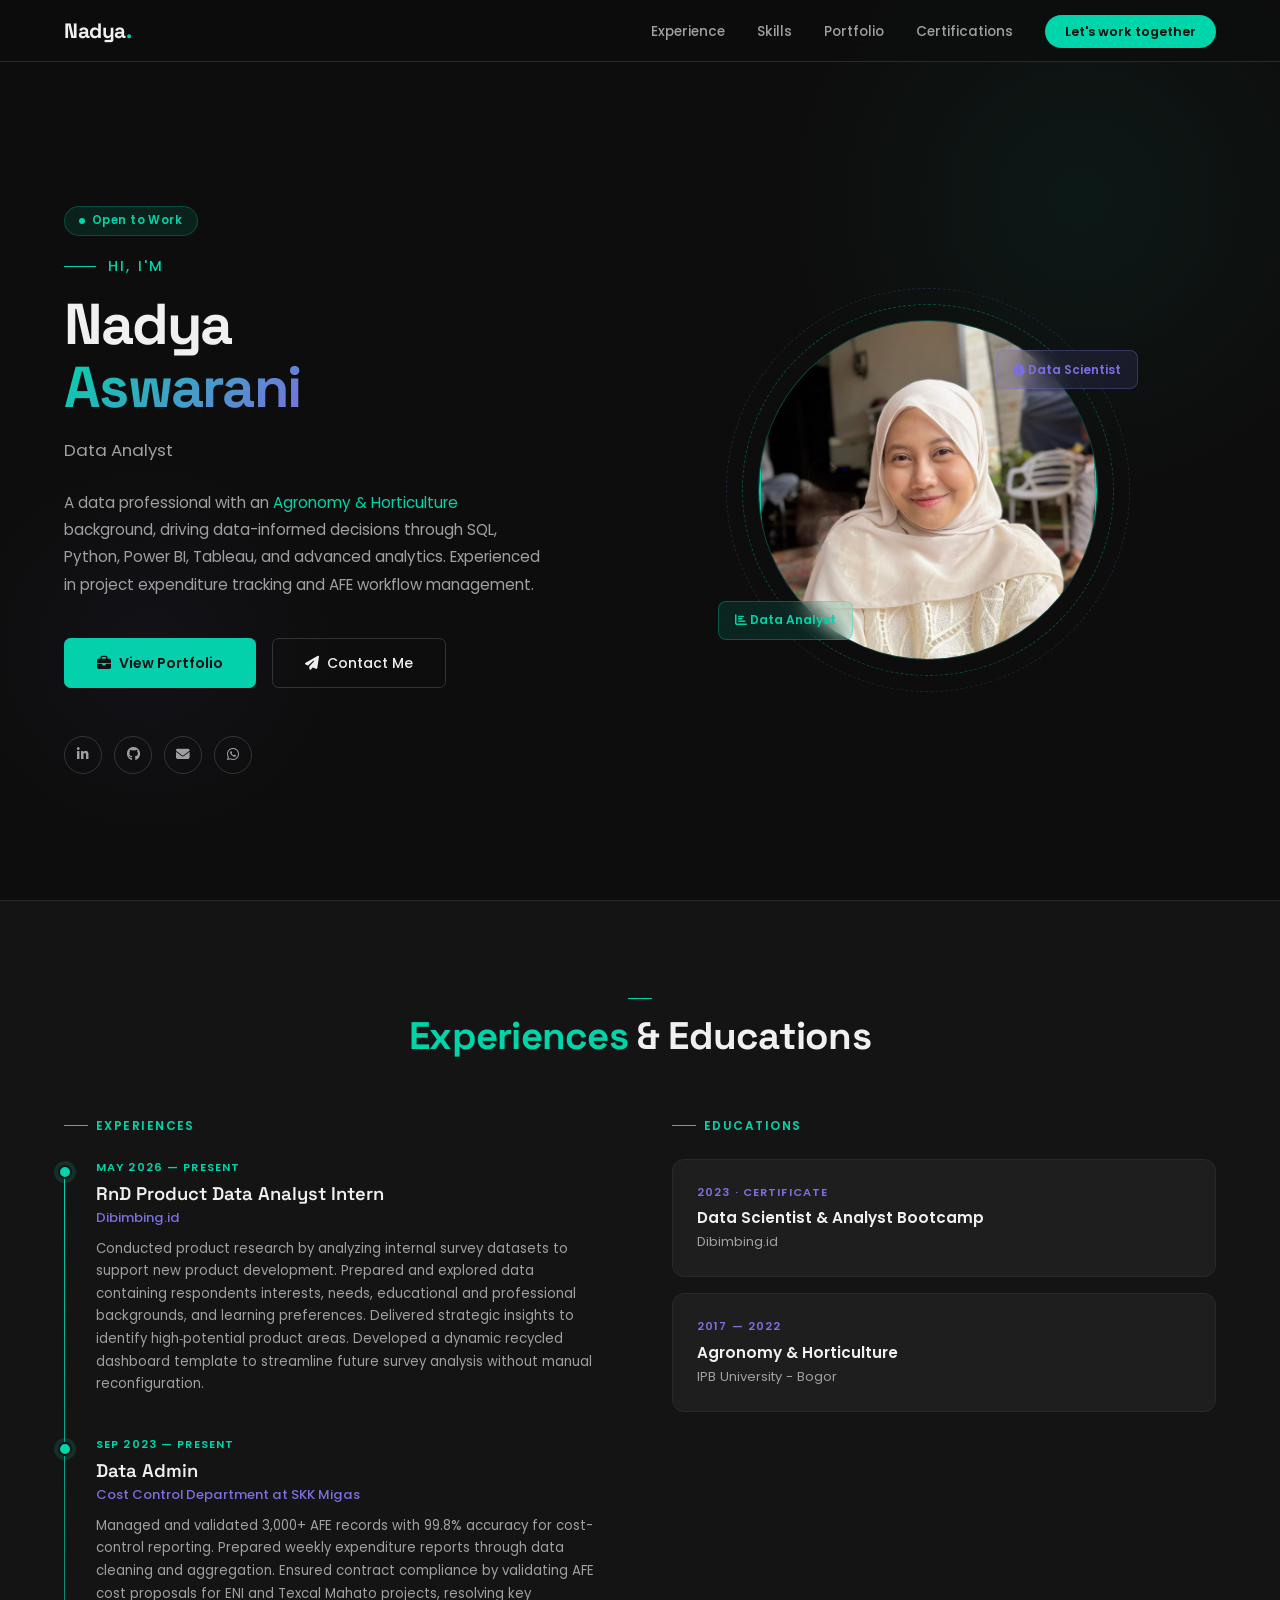
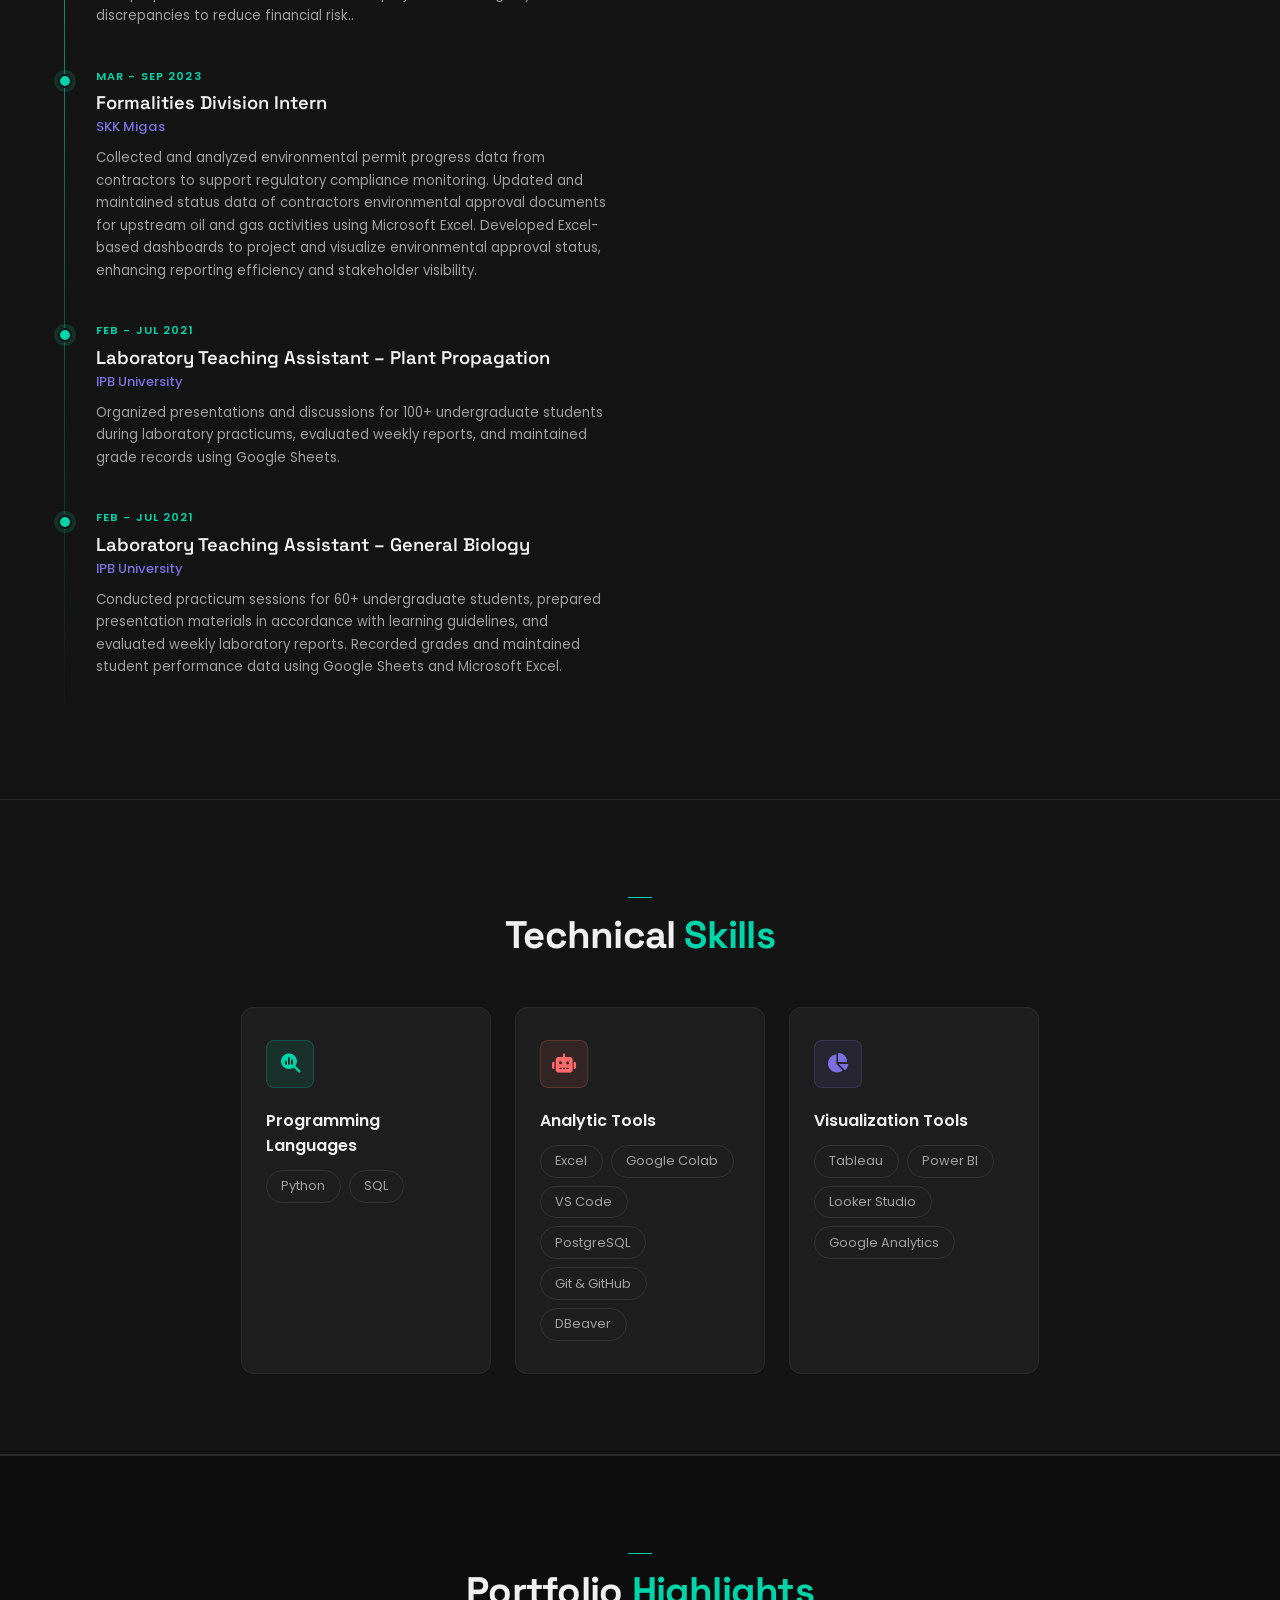
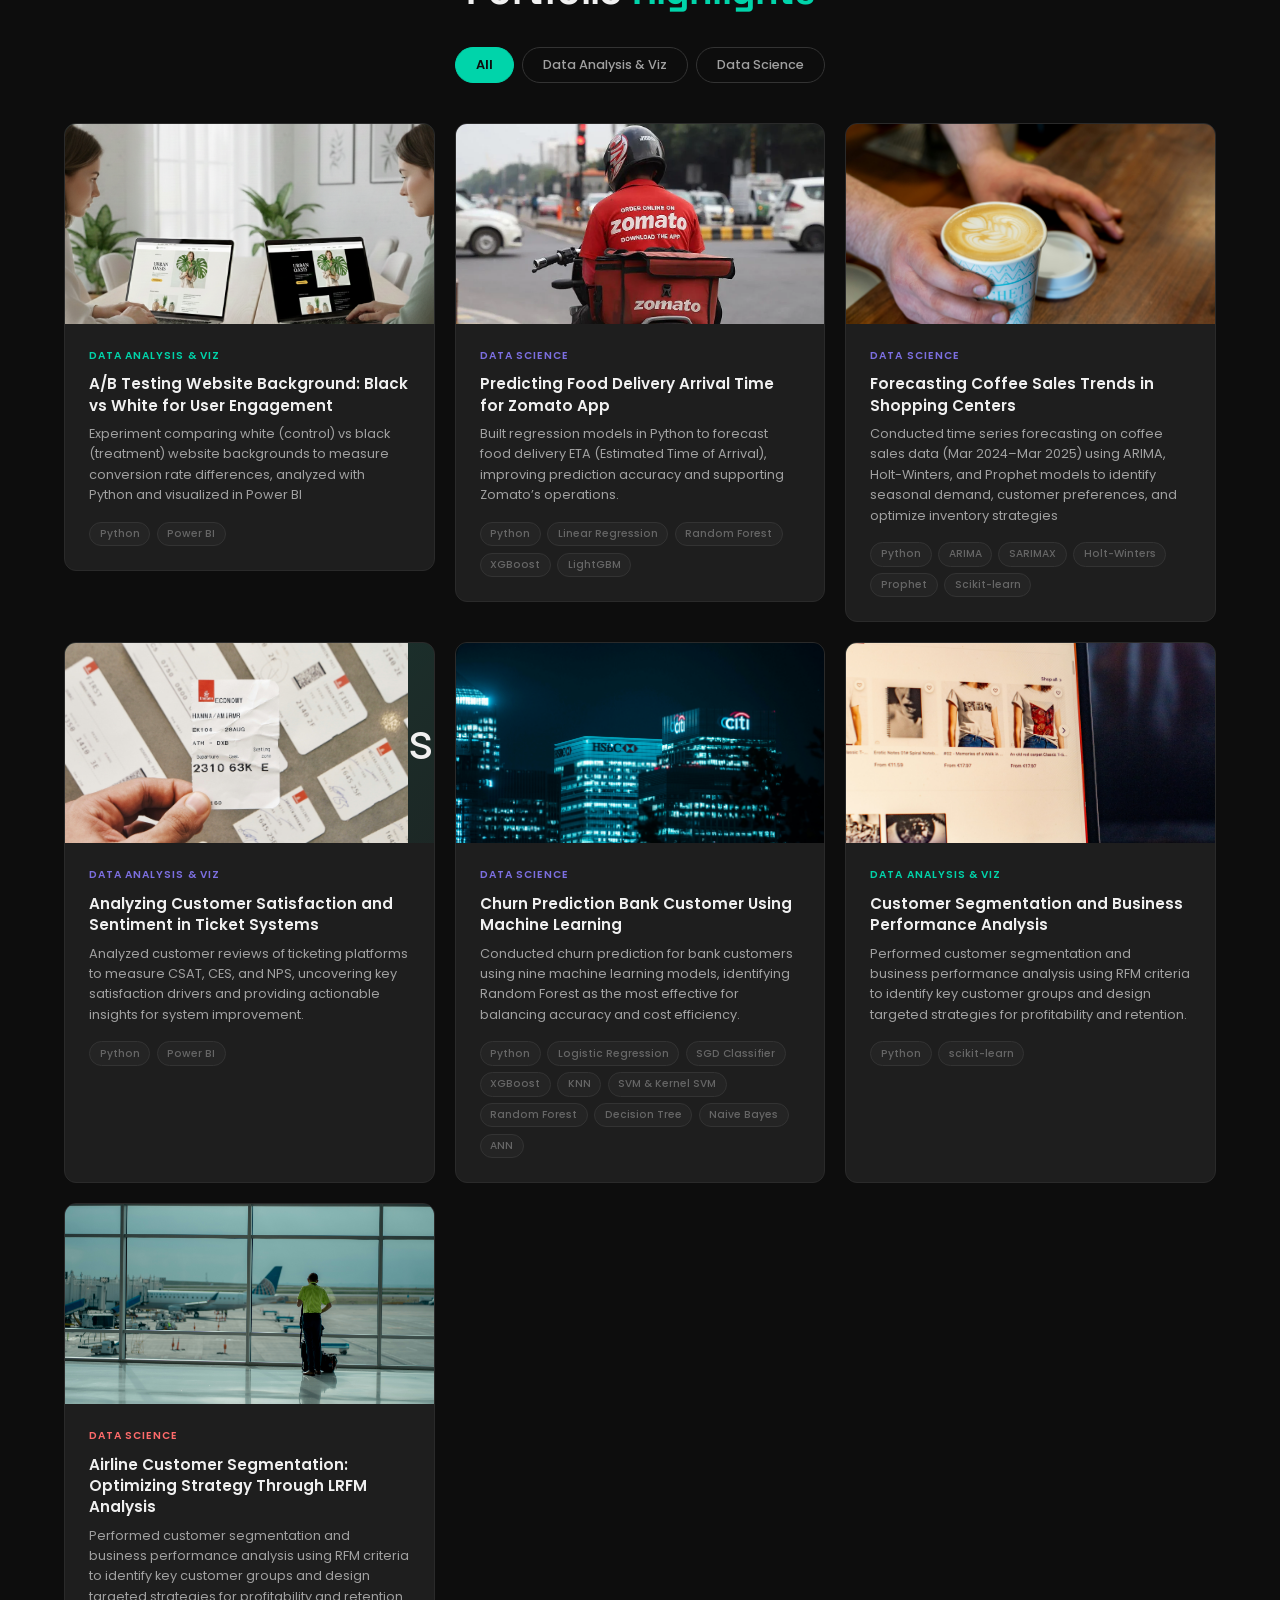
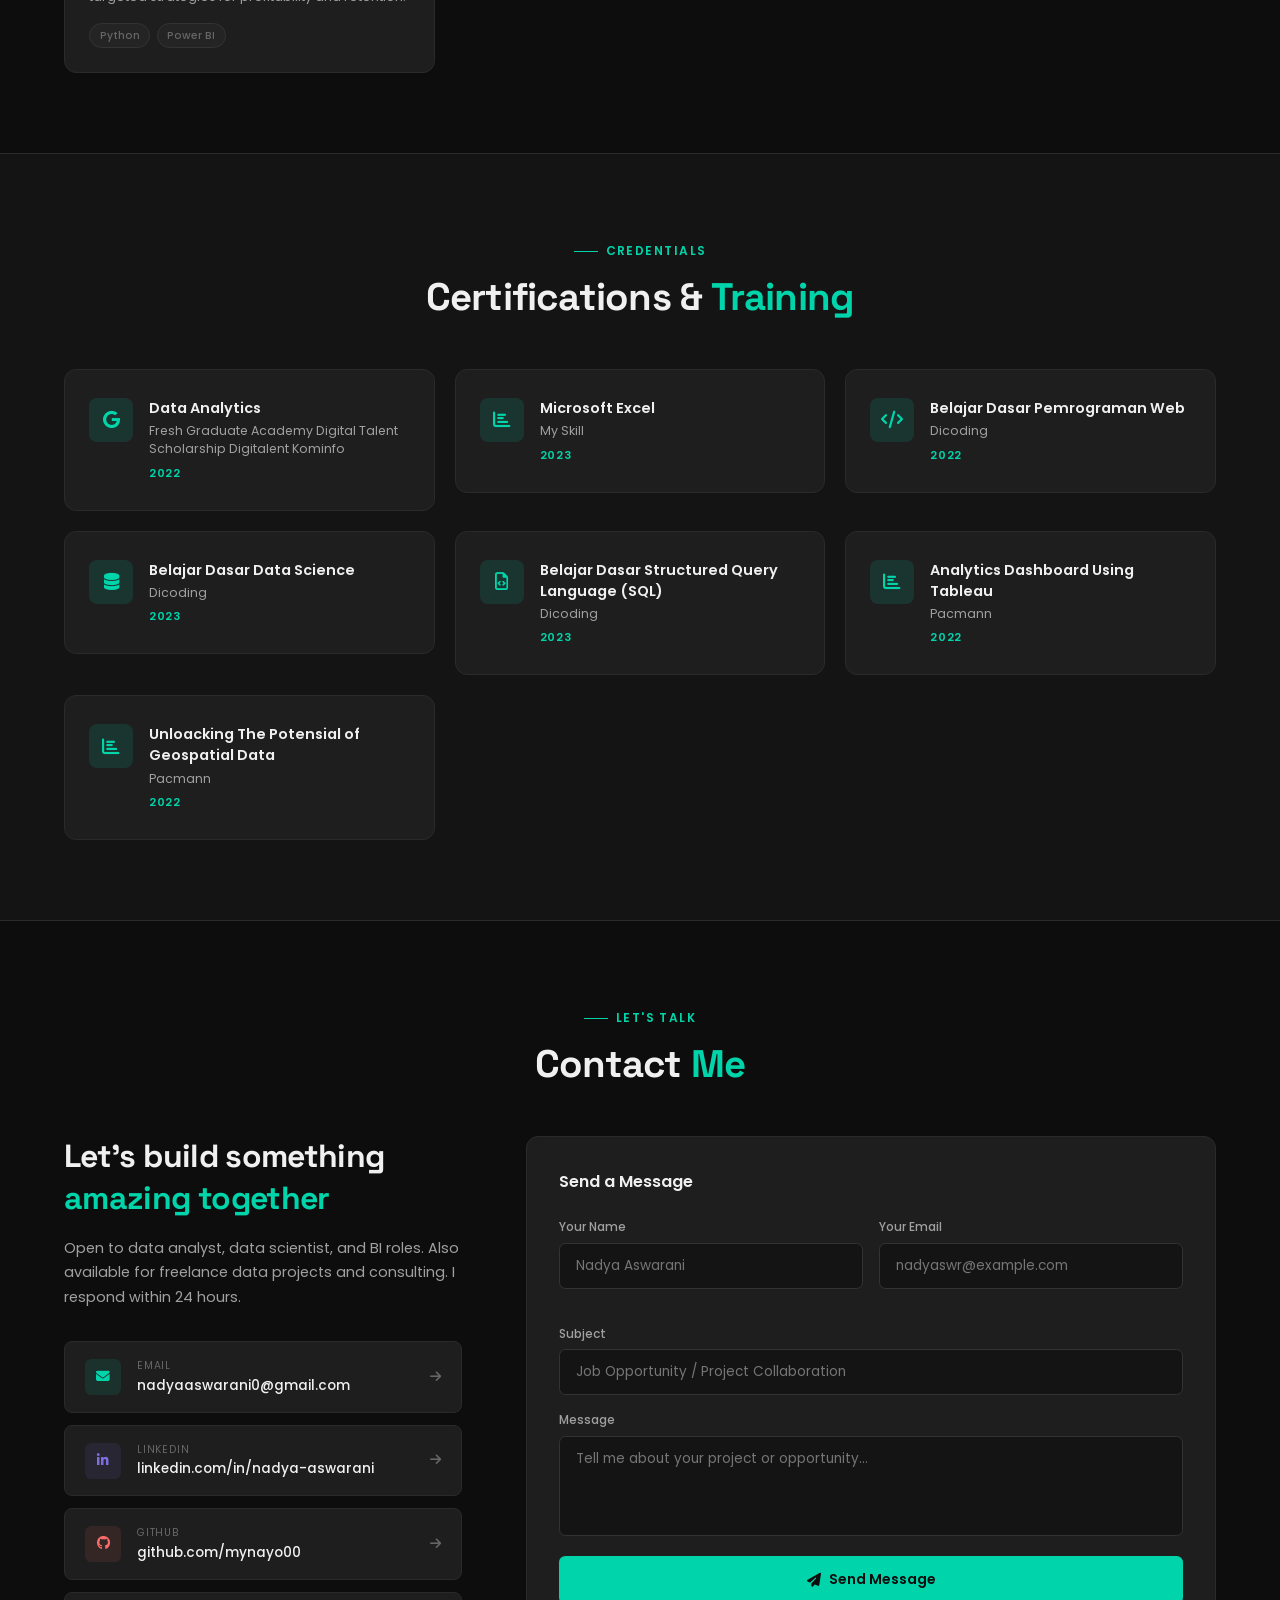
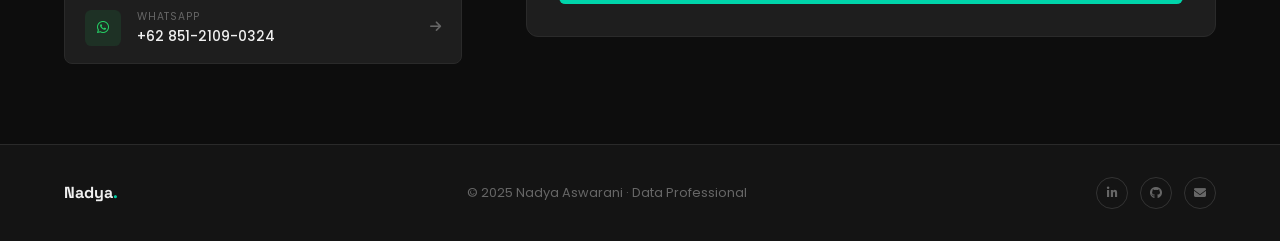
<file: index.html>
<!DOCTYPE html>
<html lang="en">
<head>
<meta charset="UTF-8">
<meta name="viewport" content="width=device-width, initial-scale=1.0">
<title>Nadya Aswarani | Data Portfolio</title>
<link href="https://fonts.googleapis.com/css2?family=Poppins:wght@300;400;500;600;700;800&family=Space+Grotesk:wght@400;500;600;700&display=swap" rel="stylesheet">
<link rel="stylesheet" href="https://cdnjs.cloudflare.com/ajax/libs/font-awesome/6.5.0/css/all.min.css">
<link rel="stylesheet" href="style.css">
</head>
<body>

<!-- NAV -->
<nav>
  <a href="#home" class="nav-logo">Nadya<span>.</span></a>
  <div class="nav-toggle"><i class="fa-solid fa-bars"></i></div>
  <ul class="nav-links">
    <li><a href="#experience">Experience</a></li>
    <li><a href="#service">Skills</a></li>
    <li><a href="#portfolio">Portfolio</a></li>
    <li><a href="#certs">Certifications</a></li>
    <li><a href="#contact" class="nav-hire">Let's work together</a></li>
  </ul>
</nav>

<!-- HERO -->
<section id="home">
  <div class="hero-bg-glow"></div>
  <div class="hero-bg-glow2"></div>

  <div class="hero-left">
    <div class="status-pill"><span class="status-dot"></span> Open to Work</div>
    <div class="hero-greeting">Hi, I'm</div>
    <h1 class="hero-name">Nadya<br><span class="highlight">Aswarani</span></h1>
    <div class="hero-roles">
      <div class="hero-roles-inner">
        <div>Data Analyst</div>
        <div>Data Scientist</div>
        <div>BI Analyst</div>
      </div>
    </div>
    <p class="hero-desc">
      A data professional with an <span style="color:var(--accent)">Agronomy & Horticulture </span>background, driving data-informed decisions through SQL, Python, Power BI, Tableau, and advanced analytics. Experienced in project expenditure tracking and AFE workflow management.
    </p>
    <div class="hero-btns">
      <a href="#portfolio" class="btn-main"><i class="fa-solid fa-briefcase"></i> View Portfolio</a>
      <a href="#contact" class="btn-outline"><i class="fa-solid fa-paper-plane"></i> Contact Me</a>
    </div>
    <div class="hero-socials">
      <a href="https://www.linkedin.com/in/nadya-aswarani/" target="_blank" class="hero-social-link"><i class="fa-brands fa-linkedin-in"></i></a>
      <a href="https://github.com/mynayo00" target="_blank" class="hero-social-link"><i class="fa-brands fa-github"></i></a>
      <a href="mailto:nadyaaswarani0@gmail.com" class="hero-social-link"><i class="fa-solid fa-envelope"></i></a>
      <a href="https://wa.me/6285121090324" target="_blank" class="hero-social-link"><i class="fa-brands fa-whatsapp"></i></a>
    </div>
  </div>

  <div class="hero-right">
    <div class="hero-img-wrap">
      <div class="hero-img-ring"></div>
      <div class="hero-img-ring2"></div>
      <div class="hero-img-bg">
        <img src="nadya-photo.jpeg" alt="Me" class="hero-avatar-img">
      </div>
      <div class="hero-badge badge-1"><i class="fa-solid fa-chart-bar"></i> Data Analyst</div>
      <div class="hero-badge badge-2"><i class="fa-solid fa-brain"></i> Data Scientist</div>
    </div>
  </div>
</section>
<!-- EXPERIENCES -->
<section id="experience">
  <div class="reveal" style="text-align:center;margin-bottom:3rem">
    <div class="section-tag" style="justify-content:center"></div>
    <h2 class="section-title"><span>Experiences</span> & Educations</h2>
  </div>
  <div class="exp-layout">
    <div class="reveal">
      <div class="section-tag" style="margin-bottom:1.5rem">Experiences</div>
      <div class="timeline">
        <div class="tl-item">
          <div class="tl-date"> May 2026 — Present</div>
          <div class="tl-title">RnD Product Data Analyst Intern</div>
          <div class="tl-company">Dibimbing.id</div>
          <div class="tl-desc">Conducted product research by analyzing internal survey datasets to support new product development. 
            Prepared and explored data containing respondents interests, needs, educational and professional backgrounds, and learning preferences. 
            Delivered strategic insights to identify high‑potential product areas. 
            Developed a dynamic recycled dashboard template to streamline future survey analysis without manual reconfiguration.</div>
        </div>
        <div class="tl-item">
          <div class="tl-date">Sep 2023 — Present</div>
          <div class="tl-title">Data Admin </div>
          <div class="tl-company">Cost Control Department at SKK Migas</div>
          <div class="tl-desc">Managed and validated 3,000+ AFE records with 99.8% accuracy for cost-control reporting. 
            Prepared weekly expenditure reports through data cleaning and aggregation. 
            Ensured contract compliance by validating AFE cost proposals for ENI and Texcal Mahato projects, resolving key discrepancies to reduce financial risk..</div>
        </div>
        <div class="tl-item">
          <div class="tl-date">Mar -  Sep 2023</div>
          <div class="tl-title">Formalities Division Intern</div>
          <div class="tl-company">SKK Migas</div>
          <div class="tl-desc">Collected and analyzed environmental permit progress data from contractors to support regulatory compliance monitoring.
            Updated and maintained status data of contractors environmental approval documents for upstream oil and gas activities using Microsoft Excel. 
            Developed Excel-based dashboards to project and visualize environmental approval status, enhancing reporting efficiency and stakeholder visibility.</div>
        </div>
        <div class="tl-item">
          <div class="tl-date">Feb - Jul 2021</div>
          <div class="tl-title">Laboratory Teaching Assistant – Plant Propagation</div>
          <div class="tl-company">IPB University</div>
          <div class="tl-desc">Organized presentations and discussions for 100+ undergraduate students during laboratory practicums, evaluated weekly reports, and maintained grade records using Google Sheets.</div>
        </div>
        <div class="tl-item">
          <div class="tl-date">Feb - Jul 2021</div>
          <div class="tl-title">Laboratory Teaching Assistant – General Biology</div>
          <div class="tl-company">IPB University</div>
          <div class="tl-desc">Conducted practicum sessions for 60+ undergraduate students, prepared presentation materials in accordance with learning guidelines, and evaluated weekly laboratory reports. 
            Recorded grades and maintained student performance data using Google Sheets and Microsoft Excel.</div>
        </div>
      </div>
    </div>

    <div class="reveal">
      <div class="section-tag" style="margin-bottom:1.5rem">Educations</div>
      <div class="edu-cards">
        <div class="edu-card">
          <div class="edu-year">2023 · Certificate</div>
          <div class="edu-deg">Data Scientist & Analyst Bootcamp</div>
          <div class="edu-school">Dibimbing.id</div>
        </div>
        <div class="edu-card">
          <div class="edu-year">2017 — 2022</div>
          <div class="edu-deg">Agronomy & Horticulture</div>
          <div class="edu-school">IPB University - Bogor</div>
        </div>
      </div>
    </div>
  </div>
</section>

<!-- SERVICES -->
<section id="service">
  <div class="reveal" style="text-align:center;margin-bottom:3rem">
    <div class="section-tag" style="justify-content:center"></div>
    <h2 class="section-title" style="justify-content:center">Technical <span>Skills</span></h2>
  </div>
  <div class="services-grid reveal">
    <div class="service-card">
      <div class="service-icon"><i class="fa-solid fa-magnifying-glass-chart"></i></div>
      <div class="service-title">Programming Languages</div>
      <div class="skill-pills">
        <span class="skill-pill ">Python</span>
        <span class="skill-pill ">SQL</span>
      </div>
    </div>
    <div class="service-card">
      <div class="service-icon" style="background:rgba(255,107,107,0.1);border-color:rgba(255,107,107,0.2);color:var(--accent3)"><i class="fa-solid fa-robot"></i></div>
      <div class="service-title">Analytic Tools</div>
          <div class="skill-pills">
            <span class="skill-pill">Excel</span>
            <span class="skill-pill">Google Colab</span>
            <span class="skill-pill">VS Code</span>
            <span class="skill-pill">PostgreSQL</span>
            <span class="skill-pill">Git & GitHub</span>
            <span class="skill-pill">DBeaver</span>
          </div>
    </div>
    <div class="service-card">
      <div class="service-icon" style="background:rgba(124,111,224,0.1);border-color:rgba(124,111,224,0.2);color:var(--accent2)"><i class="fa-solid fa-chart-pie"></i></div>
      <div class="service-title">Visualization Tools</div>
      <div class="skill-pills">
        <span class="skill-pill">Tableau</span>
        <span class="skill-pill ">Power BI</span>
        <span class="skill-pill">Looker Studio</span>
        <span class="skill-pill">Google Analytics</span>
      </div>
    </div>
  </div>
</section>


<!-- PORTFOLIO -->
<section id="portfolio">
  <div class="reveal" style="text-align:center;margin-bottom:2rem">
    <div class="section-tag" style="justify-content:center"></div>
    <h2 class="section-title">Portfolio <span>Highlights</span></h2>
  </div>
  <div class="port-filters reveal" style="justify-content:center">
    <button class="port-filter active" onclick="filterPort('all',this)">All</button>
    <button class="port-filter" onclick="filterPort('da',this)">Data Analysis & Viz</button>
    <button class="port-filter" onclick="filterPort('ds',this)">Data Science</button>
  </div>
  <div class="port-grid reveal">
    <a href="https://canva.link/hst7y6j4izjhh55" target="_blank" style="text-decoration:none; color:inherit;">
      <div class="port-card" data-cat="da">
        <div class="port-thumb port-thumb-da">
          <img src="image/ab-testing.png">
        </div>
        <div class="port-body">
          <div class="port-tag port-tag-da">Data Analysis & Viz</div>
          <div class="port-title">A/B Testing Website Background: Black vs White for User Engagement</div>
          <div class="port-desc">Experiment comparing white (control) vs black (treatment) website backgrounds to measure conversion rate differences, analyzed with Python and visualized in Power BI</div>
          <div class="port-pills"><span class="port-pill">Python</span><span class="port-pill">Power BI</span></div>
        </div>
      </div>
    </a>

    <a href="https://canva.link/jvxh5w5vwjieqfm" target="_blank" style="text-decoration:none; color:inherit;">
      <div class="port-card" data-cat="ds">
        <div class="port-thumb port-thumb-ds">
          <img src="image/zomato.png">
        </div>
        <div class="port-body">
          <div class="port-tag port-tag-ds">Data Science</div>
          <div class="port-title">Predicting Food Delivery Arrival Time for Zomato App</div>
          <div class="port-desc">Built regression models in Python to forecast food delivery ETA (Estimated Time of Arrival), improving prediction accuracy and supporting Zomato’s operations.</div>
          <div class="port-pills"><span class="port-pill">Python</span><span class="port-pill">Linear Regression</span><span class="port-pill">Random Forest</span><span class="port-pill">XGBoost</span><span class="port-pill">LightGBM</span></div>
        </div>
      </div>
    </a>
    <a href="https://canva.link/0yja94bjp71h0v3" target="_blank" style="text-decoration:none; color:inherit;">
    <div class="port-card" data-cat="ds">
      <div class="port-thumb port-thumb-ds">
        <img src="image/coffee.jpg">
      </div>
      <div class="port-body">
        <div class="port-tag port-tag-ds">Data Science</div>
        <div class="port-title">Forecasting Coffee Sales Trends in Shopping Centers</div>
        <div class="port-desc">Conducted time series forecasting on coffee sales data (Mar 2024–Mar 2025) using ARIMA, Holt-Winters, and Prophet models to identify seasonal demand, customer preferences, and optimize inventory strategies</div>
        <div class="port-pills"><span class="port-pill">Python</span><span class="port-pill">ARIMA</span><span class="port-pill">SARIMAX</span><span class="port-pill">Holt-Winters</span><span class="port-pill">Prophet</span><span class="port-pill">Scikit-learn</span></div>
      </div>
    </div>
    </a>
    <div class="port-card" data-cat="da">
      <div class="port-thumb port-thumb-da">
        <img src="image/ticket-system.jpg">s
      </div>
      <div class="port-body">
        <div class="port-tag port-tag-ds">Data Analysis & Viz</div>
        <div class="port-title">Analyzing Customer Satisfaction and Sentiment in Ticket Systems</div>
        <div class="port-desc">Analyzed customer reviews of ticketing platforms to measure CSAT, CES, and NPS, uncovering key satisfaction drivers and providing actionable insights for system improvement.</div>
        <div class="port-pills"><span class="port-pill">Python</span><span class="port-pill">Power BI</span></div>
      </div>
    </div>

    <div class="port-card" data-cat="da">
      <div class="port-thumb port-thuamb-da">
        <img src="image/bank-churn.jpg">
      </div>
      <div class="port-body">
        <div class="port-tag port-tag-ds">Data Science</div>
        <div class="port-title">Churn Prediction Bank Customer Using Machine Learning</div>
        <div class="port-desc">Conducted churn prediction for bank customers using nine machine learning models, identifying Random Forest as the most effective for balancing accuracy and cost efficiency.</div>
        <div class="port-pills"><span class="port-pill">Python</span><span class="port-pill">Logistic Regression</span><span class="port-pill">SGD Classifier</span><span class="port-pill">XGBoost</span><span class="port-pill">KNN</span><span class="port-pill">SVM & Kernel SVM</span><span class="port-pill">Random Forest</span><span class="port-pill">Decision Tree</span><span class="port-pill">Naive Bayes</span><span class="port-pill">ANN</span></div>
      </div>
    </div>
    
    <div class="port-card" data-cat="da">
      <div class="port-thumb port-thumb-da">
        <img src="image/rfm-analysis.jpg">
      </div>
      <div class="port-body">
        <div class="port-tag port-tag-da">Data Analysis & Viz</div>
        <div class="port-title">Customer Segmentation and Business Performance Analysis</div>
        <div class="port-desc">Performed customer segmentation and business performance analysis using RFM criteria to identify key customer groups and design targeted strategies for profitability and retention.</div>
        <div class="port-pills"><span class="port-pill">Python</span><span class="port-pill">scikit-learn</span></div>
      </div>
    </div>
    <div class="port-card" data-cat="ds">
      <div class="port-thumb port-thumb-ds">
        <img src="image/lrfm-analysis.jpg">
      </div>
      <div class="port-body">
        <div class="port-tag port-tag-bi">Data Science</div>
        <div class="port-title">Airline Customer Segmentation: Optimizing Strategy Through LRFM Analysis</div>
        <div class="port-desc">Performed customer segmentation and business performance analysis using RFM criteria to identify key customer groups and design targeted strategies for profitability and retention.</div>
        <div class="port-pills"><span class="port-pill">Python</span><span class="port-pill">Power BI</span></div>
      </div>
    </div>
    </div>
  </div>
</section>

<!-- CERTIFICATIONS -->
<section id="certs">
  <div class="reveal" style="text-align:center;margin-bottom:3rem">
    <div class="section-tag" style="justify-content:center">Credentials</div>
    <h2 class="section-title">Certifications & <span>Training</span></h2>
  </div>
  <div class="certs-grid reveal">
    <a href="https://drive.google.com/drive/folders/1uaod5htt6gFpquw68jjw94KqTBguR4RT?usp=sharing" target="_blank" style="text-decoration:none; color:inherit;">
      <div class="cert-card">
        <div class="cert-icon cert-icon-teal"><i class="fa-brands fa-google"></i></div>
        <div>
          <div class="cert-name">Data Analytics</div>
          <div class="cert-issuer">Fresh Graduate Academy Digital Talent Scholarship Digitalent Kominfo</div>
          <div class="cert-year">2022</div>
        </div>
      </div>
    </a>
    <a href="https://drive.google.com/drive/folders/14ZG2xlKFPXNCHEZ15GX8xvM6jHjsLJQw?usp=sharing" target="_blank" style="text-decoration:none; color:inherit;">
      <div class="cert-card">
        <div class="cert-icon cert-icon-teal"><i class="fa-solid fa-chart-bar"></i></div>
        <div>
          <div class="cert-name">Microsoft Excel</div>
          <div class="cert-issuer">My Skill</div>
          <div class="cert-year">2023</div>
        </div>
      </div>
    </a>
    <a href="https://drive.google.com/file/d/1Ni9yOOWx89RQmIA5rjr3oHkYNvm-PF-f/view?usp=sharing" target="_blank" style="text-decoration:none; color:inherit;">
      <div class="cert-card">
        <div class="cert-icon cert-icon-teal"><i class="fa-notdog fa-solid fa-code"></i></div>
        <div>
          <div class="cert-name">Belajar Dasar Pemrograman Web</div>
          <div class="cert-issuer">Dicoding</div>
          <div class="cert-year">2022</div>
        </div>
      </div>
    </a>
    <a href="https://drive.google.com/file/d/1V2lMOAWj_O3xFEQ3C2nqT-XV9PHyoJIB/view?usp=sharing" target="_blank" style="text-decoration:none; color:inherit;">
      <div class="cert-card">
        <div class="cert-icon cert-icon-teal"><i class="fa-solid fa-database"></i></div>
        <div>
          <div class="cert-name">Belajar Dasar Data Science</div>
          <div class="cert-issuer">Dicoding</div>
          <div class="cert-year">2023</div>
        </div>
      </div>
    </a>
    <a href="https://drive.google.com/file/d/16g0Da73WEPc8YH5azQkOxL5CX5rlO916/view?usp=sharing" target="_blank" style="text-decoration:none; color:inherit;">
      <div class="cert-card">
        <div class="cert-icon cert-icon-teal"><i class="fa-regular fa-file-code"></i></div>
        <div>
          <div class="cert-name">Belajar Dasar Structured Query Language (SQL)</div>
          <div class="cert-issuer">Dicoding</div>
          <div class="cert-year">2023</div>
        </div>
      </div>
    </a>
    <a href="https://drive.google.com/file/d/19z8rsdeYWMr4Ntqa_M0f1Q1nKMcYlPhs/view?usp=sharing" target="_blank" style="text-decoration:none; color:inherit;">
      <div class="cert-card">
        <div class="cert-icon cert-icon-teal"><i class="fa-solid fa-chart-bar"></i></div>
        <div>
          <div class="cert-name">Analytics Dashboard Using Tableau</div>
          <div class="cert-issuer">Pacmann</div>
          <div class="cert-year">2022</div>
        </div>
      </div>
    </a>
    <a href="https://drive.google.com/file/d/1zepPIL-YHn7cPx0W7WteCQUY4o0xX_yY/view?usp=sharing" target="_blank" style="text-decoration:none; color:inherit;">
      <div class="cert-card">
        <div class="cert-icon cert-icon-teal"><i class="fa-solid fa-chart-bar"></i></div>
        <div>
          <div class="cert-name">Unloacking The Potensial of Geospatial Data</div>
          <div class="cert-issuer">Pacmann</div>
          <div class="cert-year">2022</div>
        </div>
      </div>
    </a>           
  </div>
</section>

<!-- CONTACT -->
<section id="contact">
  <div class="reveal" style="text-align:center;margin-bottom:3rem">
    <div class="section-tag" style="justify-content:center">Let's Talk</div>
    <h2 class="section-title">Contact <span>Me</span></h2>
  </div>
  <div class="contact-grid">
    <div class="reveal">
      <div class="contact-headline">Let's build something<br><span>amazing together</span></div>
      <p class="contact-body">Open to data analyst, data scientist, and BI roles. Also available for freelance data projects and consulting. I respond within 24 hours.</p>
      <div class="contact-links">
        <a href="mailto:nadyaaswarani0@gmail.com" class="contact-item">
          <div class="contact-item-icon"><i class="fa-solid fa-envelope"></i></div>
          <div class="contact-item-info">
            <div class="contact-item-lbl">Email</div>
            <div class="contact-item-val">nadyaaswarani0@gmail.com</div>
          </div>
          <i class="fa-solid fa-arrow-right contact-item-arr"></i>
        </a>
        <a href="https://www.linkedin.com/in/nadya-aswarani/" target="_blank" class="contact-item">
          <div class="contact-item-icon" style="background:rgba(124,111,224,0.1);color:var(--accent2)"><i class="fa-brands fa-linkedin-in"></i></div>
          <div class="contact-item-info">
            <div class="contact-item-lbl">LinkedIn</div>
            <div class="contact-item-val">linkedin.com/in/nadya-aswarani</div>
          </div>
          <i class="fa-solid fa-arrow-right contact-item-arr"></i>
        </a>
        <a href="https://github.com/mynayo00" target="_blank" class="contact-item">
          <div class="contact-item-icon" style="background:rgba(255,107,107,0.1);color:var(--accent3)"><i class="fa-brands fa-github"></i></div>
          <div class="contact-item-info">
            <div class="contact-item-lbl">GitHub</div>
            <div class="contact-item-val">github.com/mynayo00</div>
          </div>
          <i class="fa-solid fa-arrow-right contact-item-arr"></i>
        </a>
        <a href="https://wa.me/6285121090324" target="_blank" class="contact-item">
          <div class="contact-item-icon" style="background:rgba(37,211,102,0.1);color:#25d366"><i class="fa-brands fa-whatsapp"></i></div>
          <div class="contact-item-info">
            <div class="contact-item-lbl">WhatsApp</div>
            <div class="contact-item-val">+62 851-2109-0324</div>
          </div>
          <i class="fa-solid fa-arrow-right contact-item-arr"></i>
        </a>
      </div>
    </div>

    <div class="reveal">
      <div class="contact-form-wrap">
        <div class="form-title">Send a Message</div>
        <div class="form-row">
          <div class="form-group">
            <label class="form-label">Your Name</label>
            <input class="form-input" type="text" placeholder="Nadya Aswarani">
          </div>
          <div class="form-group">
            <label class="form-label">Your Email</label>
            <input class="form-input" type="email" placeholder="nadyaswr@example.com">
          </div>
        </div>
        <div class="form-group">
          <label class="form-label">Subject</label>
          <input class="form-input" type="text" placeholder="Job Opportunity / Project Collaboration">
        </div>
        <div class="form-group">
          <label class="form-label">Message</label>
          <textarea class="form-textarea" placeholder="Tell me about your project or opportunity..."></textarea>
        </div>
        <button class="btn-send" onclick="this.innerHTML='<i class=\'fa-solid fa-check\'></i> Message Sent!'">
          <i class="fa-solid fa-paper-plane"></i> Send Message
        </button>
      </div>
    </div>
  </div>
</section>

<!-- FOOTER -->
<footer>
  <a href="#home" class="footer-logo">Nadya<span>.</span></a>
  <span>© 2025 Nadya Aswarani · Data Professional</span>
  <div class="footer-socials">
    <a href="https://www.linkedin.com/in/nadya-aswarani/" target="_blank" class="footer-soc"><i class="fa-brands fa-linkedin-in"></i></a>
    <a href="https://github.com/mynayo00" target="_blank" class="footer-soc"><i class="fa-brands fa-github"></i></a>
    <a href="mailto:nadyaaswarani0@gmail.com" class="footer-soc"><i class="fa-solid fa-envelope"></i></a>
  </div>
</footer>

<!-- BACK TO TOP -->
<button id="back-top" onclick="window.scrollTo({top:0,behavior:'smooth'})">
  <i class="fa-solid fa-chevron-up"></i>
</button>

<script src="script.js"></script>
</body>
</html>
</file>
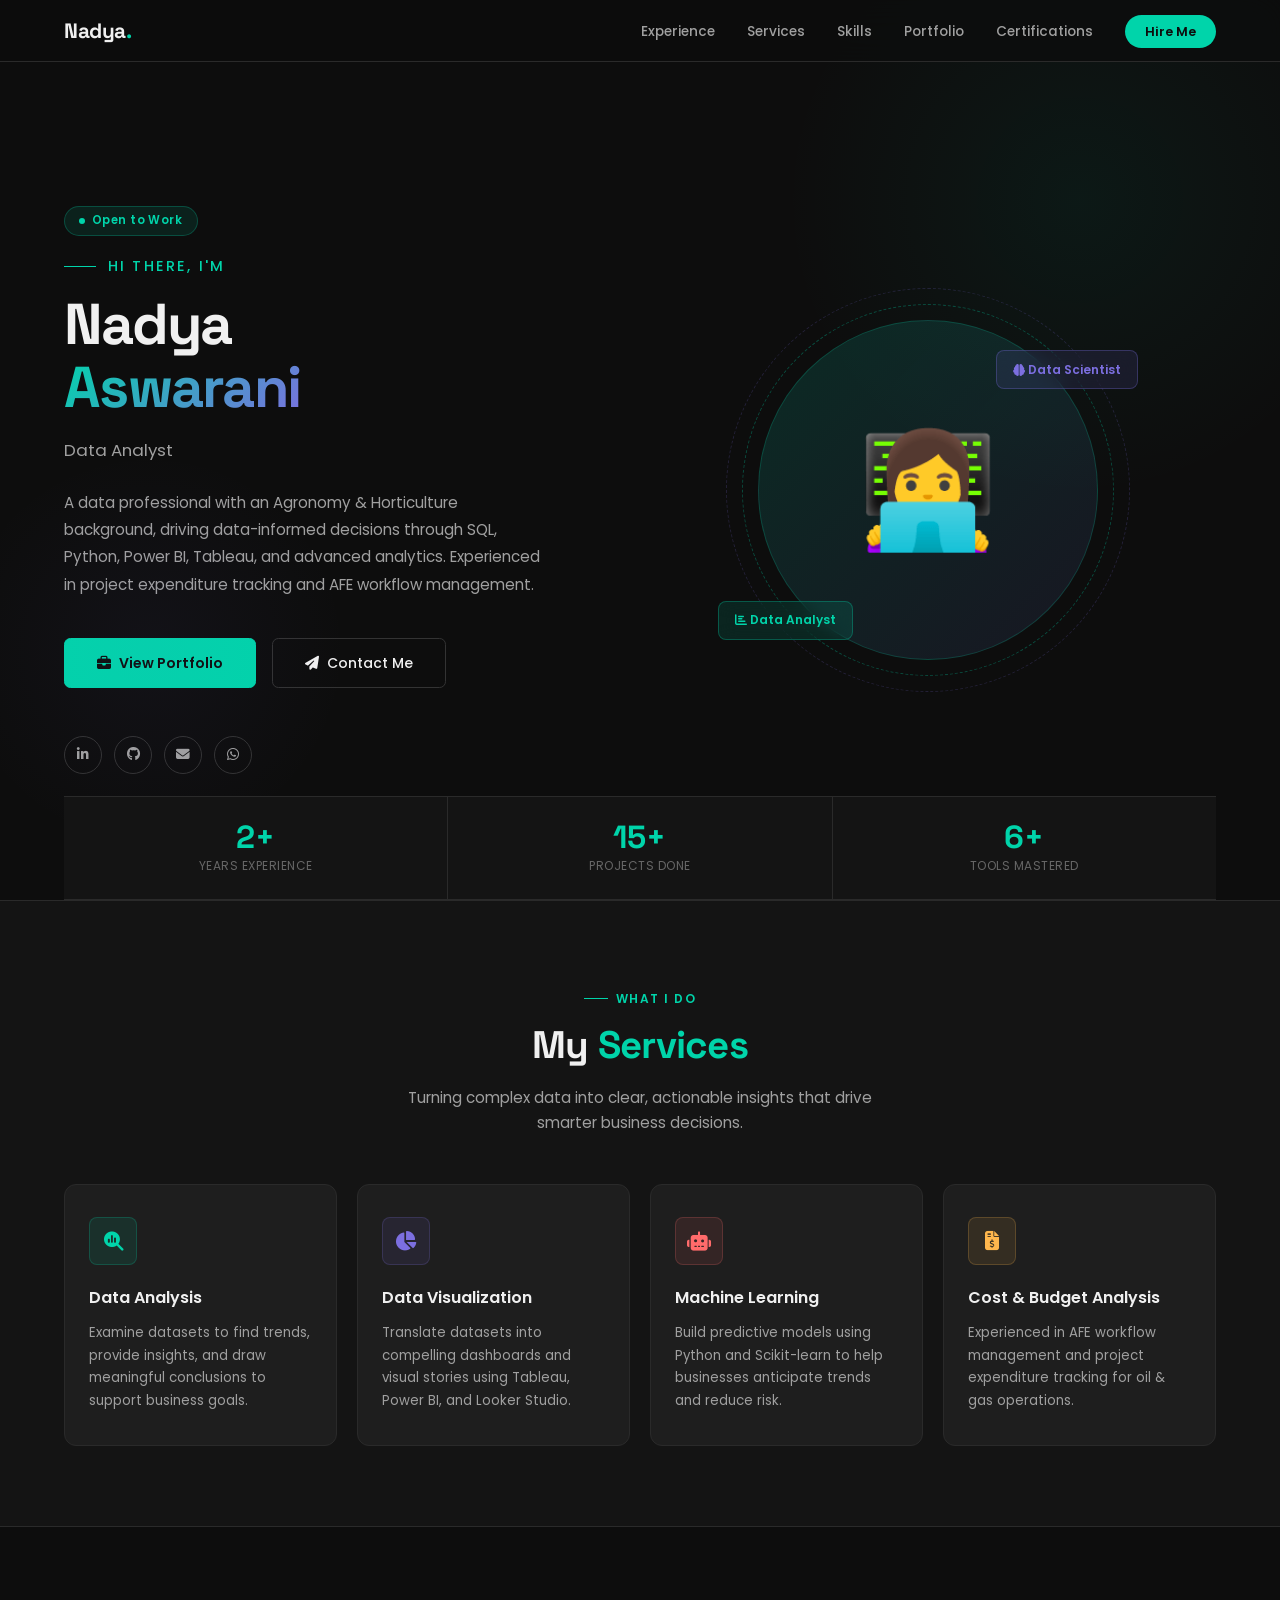
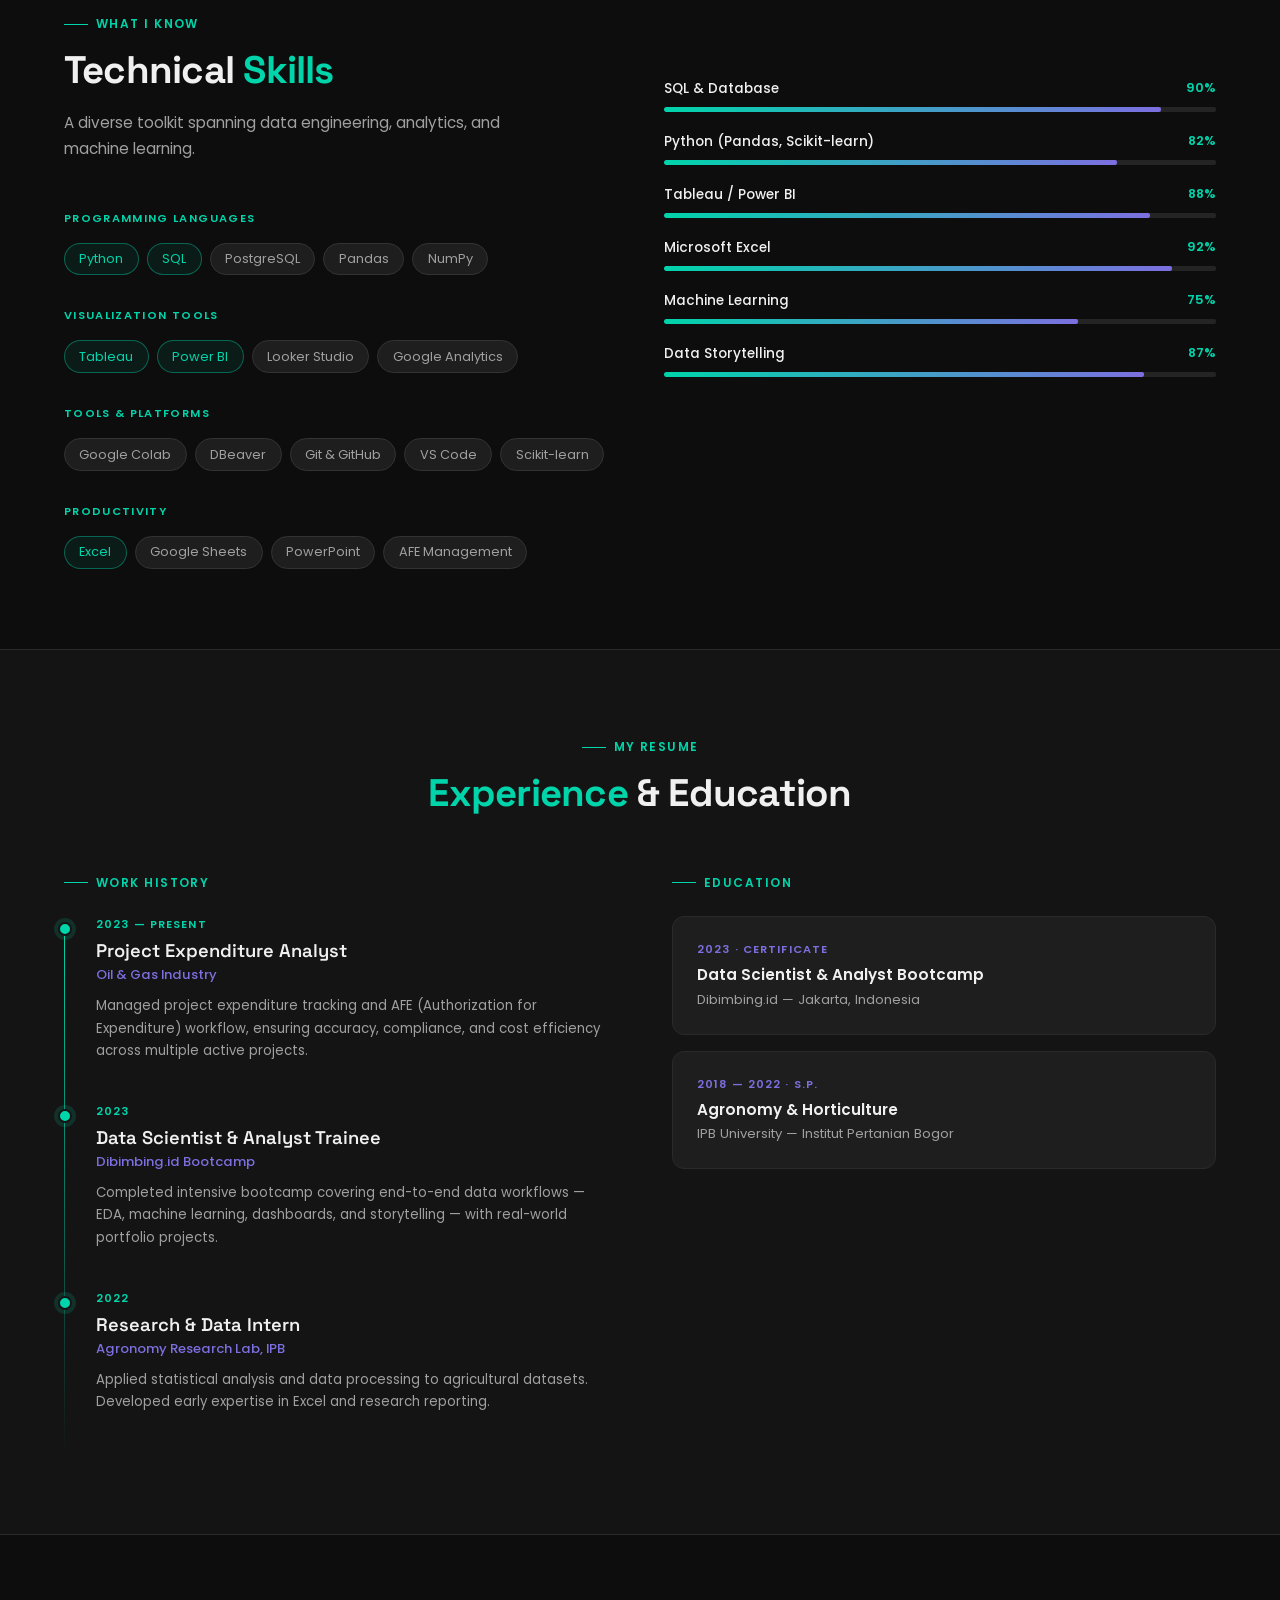
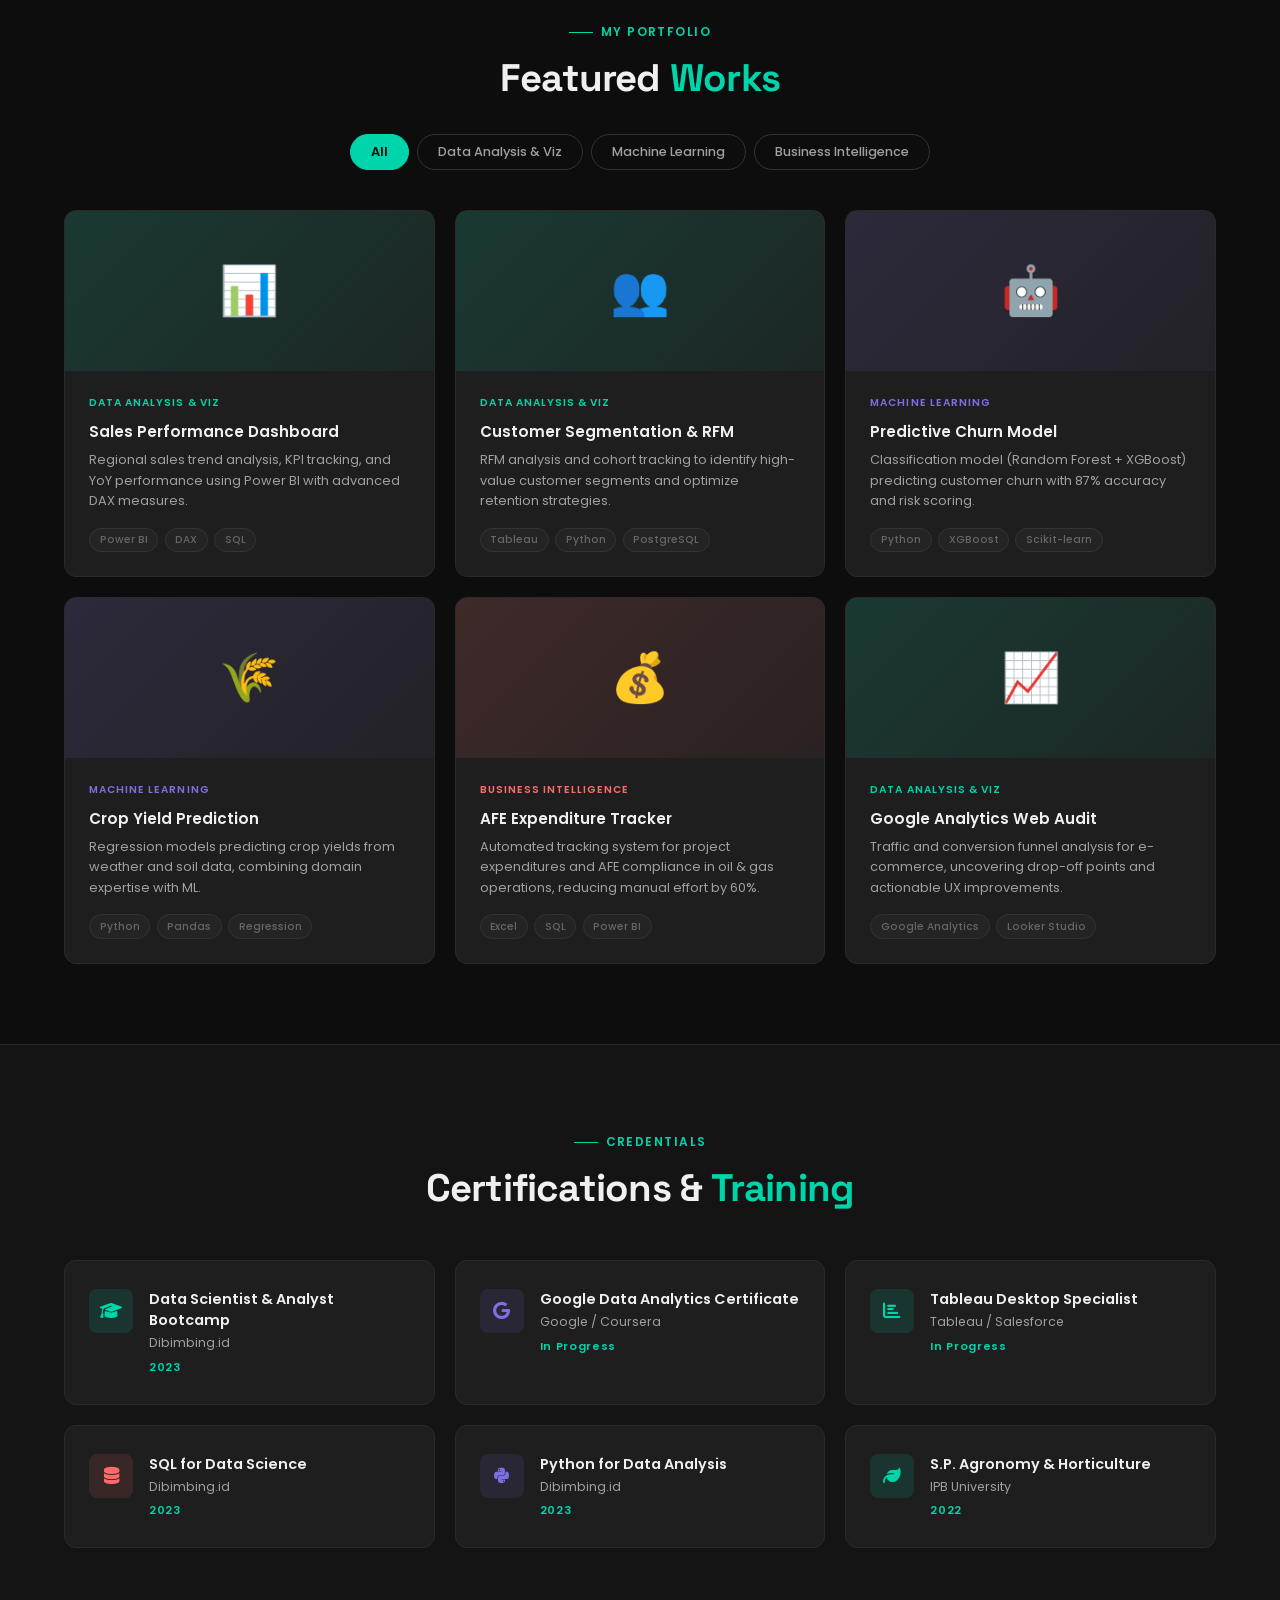
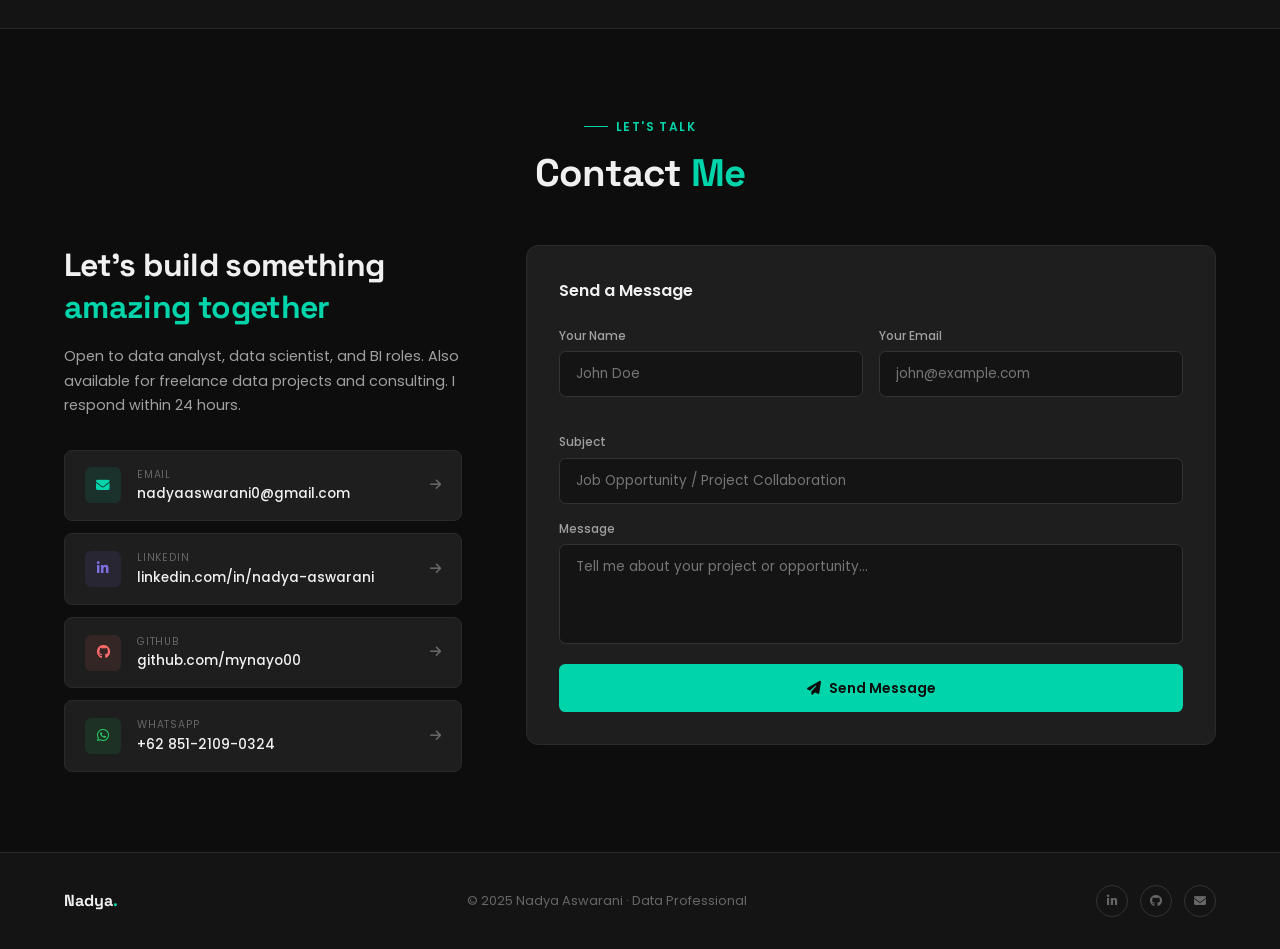
<file: index.html.html>
<!DOCTYPE html>
<html lang="en">
<head>
<meta charset="UTF-8">
<meta name="viewport" content="width=device-width, initial-scale=1.0">
<title>Nadya Aswarani | Data Portfolio</title>
<link href="https://fonts.googleapis.com/css2?family=Poppins:wght@300;400;500;600;700;800&family=Space+Grotesk:wght@400;500;600;700&display=swap" rel="stylesheet">
<link rel="stylesheet" href="https://cdnjs.cloudflare.com/ajax/libs/font-awesome/6.5.0/css/all.min.css">
<style>
:root {
  --bg: #0d0d0d;
  --bg2: #141414;
  --bg3: #1a1a1a;
  --card: #1e1e1e;
  --card2: #242424;
  --accent: #00d4aa;
  --accent2: #7c6fe0;
  --accent3: #ff6b6b;
  --text: #f0f0f0;
  --text2: #a0a0a0;
  --text3: #666;
  --border: #2a2a2a;
  --border2: #333;
}

* { margin:0; padding:0; box-sizing:border-box; }
html { scroll-behavior: smooth; }

body {
  background: var(--bg);
  color: var(--text);
  font-family: 'Poppins', sans-serif;
  overflow-x: hidden;
}

/* SCROLLBAR */
::-webkit-scrollbar { width: 4px; }
::-webkit-scrollbar-track { background: var(--bg); }
::-webkit-scrollbar-thumb { background: var(--accent); border-radius: 2px; }

/* ── NAV ── */
nav {
  position: fixed; top:0; left:0; right:0; z-index:999;
  display:flex; align-items:center; justify-content:space-between;
  padding: 1.1rem 5%;
  background: rgba(13,13,13,0.85);
  backdrop-filter: blur(20px);
  border-bottom: 1px solid var(--border);
  transition: all 0.3s;
}
.nav-logo {
  font-family: 'Space Grotesk', sans-serif;
  font-weight: 700; font-size: 1.3rem;
  color: var(--text);
  text-decoration: none;
  letter-spacing: -0.02em;
}
.nav-logo span { color: var(--accent); }
.nav-links { display:flex; gap:2rem; list-style:none; }
.nav-links a {
  font-size: 0.85rem; font-weight:500;
  color: var(--text2);
  text-decoration:none;
  transition: color 0.2s;
  position: relative;
}
.nav-links a::after {
  content:''; position:absolute; bottom:-4px; left:0; right:0;
  height:1px; background:var(--accent);
  transform: scaleX(0); transition: transform 0.2s;
}
.nav-links a:hover { color:var(--accent); }
.nav-links a:hover::after { transform: scaleX(1); }
.nav-hire {
  padding: 0.5rem 1.25rem;
  background: var(--accent);
  color: #0d0d0d !important;
  border-radius: 2rem;
  font-weight: 600 !important;
  font-size: 0.8rem !important;
}
.nav-hire:hover { background: #00b894 !important; color: #0d0d0d !important; }
.nav-hire::after { display:none !important; }

/* ── HERO ── */
#home {
  min-height: 100vh;
  display: grid;
  grid-template-columns: 1fr 1fr;
  align-items: center;
  padding: 80px 5% 0;
  position: relative;
  overflow: hidden;
}
.hero-bg-glow {
  position: absolute;
  width: 600px; height: 600px;
  background: radial-gradient(circle, rgba(0,212,170,0.06) 0%, transparent 70%);
  top: -100px; right: -100px;
  pointer-events: none;
}
.hero-bg-glow2 {
  position: absolute;
  width: 400px; height: 400px;
  background: radial-gradient(circle, rgba(124,111,224,0.05) 0%, transparent 70%);
  bottom: 50px; left: -50px;
  pointer-events: none;
}
.hero-left { padding-right: 3rem; }
.hero-greeting {
  font-size: 0.9rem; font-weight: 500;
  color: var(--accent);
  letter-spacing: 0.15em;
  text-transform: uppercase;
  margin-bottom: 1rem;
  display:flex; align-items:center; gap:0.75rem;
}
.hero-greeting::before {
  content:'';
  width:2rem; height:1px;
  background: var(--accent);
}
.hero-name {
  font-family: 'Space Grotesk', sans-serif;
  font-size: clamp(2.8rem, 4.5vw, 4.5rem);
  font-weight: 700;
  line-height: 1.1;
  letter-spacing: -0.03em;
  margin-bottom: 1rem;
}
.hero-name .highlight {
  background: linear-gradient(135deg, var(--accent), var(--accent2));
  -webkit-background-clip: text;
  -webkit-text-fill-color: transparent;
  background-clip: text;
}
.hero-roles {
  font-size: 1.05rem;
  color: var(--text2);
  margin-bottom: 1.5rem;
  height: 1.8rem;
  overflow: hidden;
}
.hero-roles-inner {
  animation: slideRoles 6s steps(1) infinite;
}
@keyframes slideRoles {
  0%,33%  { transform: translateY(0); }
  34%,66% { transform: translateY(-1.8rem); }
  67%,100%{ transform: translateY(-3.6rem); }
}
.hero-roles div { height: 1.8rem; line-height: 1.8rem; }
.hero-desc {
  font-size: 0.95rem;
  color: var(--text2);
  line-height: 1.8;
  max-width: 480px;
  margin-bottom: 2.5rem;
}
.hero-btns { display:flex; gap:1rem; flex-wrap:wrap; margin-bottom:3rem; }
.btn-main {
  display:inline-flex; align-items:center; gap:0.5rem;
  padding: 0.85rem 2rem;
  background: var(--accent);
  color: #0d0d0d;
  font-weight: 600; font-size:0.875rem;
  border-radius: 0.4rem;
  text-decoration:none;
  transition: all 0.2s;
  border: 1px solid var(--accent);
}
.btn-main:hover { background: transparent; color: var(--accent); }
.btn-outline {
  display:inline-flex; align-items:center; gap:0.5rem;
  padding: 0.85rem 2rem;
  border: 1px solid var(--border2);
  color: var(--text);
  font-weight:500; font-size:0.875rem;
  border-radius: 0.4rem;
  text-decoration:none;
  transition: all 0.2s;
}
.btn-outline:hover { border-color: var(--accent); color: var(--accent); }
.hero-socials { display:flex; gap:0.75rem; }
.hero-social-link {
  width:38px; height:38px;
  border:1px solid var(--border2);
  border-radius: 50%;
  display:flex; align-items:center; justify-content:center;
  color: var(--text2);
  text-decoration:none;
  font-size:0.85rem;
  transition: all 0.2s;
}
.hero-social-link:hover { border-color:var(--accent); color:var(--accent); background: rgba(0,212,170,0.08); }

.hero-right {
  display:flex; justify-content:center; align-items:center;
  position: relative;
}
.hero-img-wrap {
  position: relative;
  width: 340px; height: 340px;
}
.hero-img-ring {
  position:absolute; inset:-16px;
  border-radius: 50%;
  border: 1px dashed rgba(0,212,170,0.3);
  animation: spin 20s linear infinite;
}
.hero-img-ring2 {
  position:absolute; inset:-32px;
  border-radius: 50%;
  border: 1px dashed rgba(124,111,224,0.2);
  animation: spin 30s linear infinite reverse;
}
@keyframes spin { to { transform: rotate(360deg); } }
.hero-img-bg {
  width:100%; height:100%;
  border-radius: 50%;
  background: linear-gradient(135deg, rgba(0,212,170,0.15), rgba(124,111,224,0.1));
  border: 1px solid rgba(0,212,170,0.2);
  display:flex; align-items:center; justify-content:center;
  font-size: 7rem;
  overflow: hidden;
}
.hero-avatar-emoji { line-height:1; }
.hero-badge {
  position:absolute;
  padding: 0.6rem 1rem;
  border-radius: 0.5rem;
  font-size: 0.75rem; font-weight:600;
  backdrop-filter: blur(10px);
  border: 1px solid;
  white-space: nowrap;
}
.badge-1 {
  bottom: 20px; left: -40px;
  background: rgba(0,212,170,0.12);
  border-color: rgba(0,212,170,0.3);
  color: var(--accent);
}
.badge-2 {
  top: 30px; right: -40px;
  background: rgba(124,111,224,0.12);
  border-color: rgba(124,111,224,0.3);
  color: var(--accent2);
}
.hero-stats-row {
  position:absolute; bottom:0; left:0; right:0;
  display:grid; grid-template-columns: repeat(3,1fr);
  gap:1px; background:var(--border);
  border-top: 1px solid var(--border);
  border-bottom: 1px solid var(--border);
  padding: 0;
}
.hstat {
  background:var(--bg2);
  padding:1.5rem;
  text-align:center;
}
.hstat-num {
  font-family:'Space Grotesk',sans-serif;
  font-size:2rem; font-weight:700;
  color:var(--accent);
  line-height:1;
  margin-bottom:0.25rem;
}
.hstat-label { font-size:0.75rem; color:var(--text3); letter-spacing:0.04em; text-transform:uppercase; }

/* ── SECTION COMMON ── */
section { padding: 5rem 5%; }
.section-tag {
  display:inline-flex; align-items:center; gap:0.5rem;
  font-size:0.75rem; font-weight:600;
  color:var(--accent);
  letter-spacing:0.12em;
  text-transform:uppercase;
  margin-bottom:0.75rem;
}
.section-tag::before { content:''; width:1.5rem; height:1px; background:var(--accent); }
.section-title {
  font-family:'Space Grotesk',sans-serif;
  font-size: clamp(1.8rem, 3vw, 2.6rem);
  font-weight:700;
  letter-spacing:-0.02em;
  margin-bottom:1rem;
}
.section-title span { color:var(--accent); }
.section-sub { font-size:0.95rem; color:var(--text2); line-height:1.7; max-width:500px; margin-bottom:3rem; }

/* ── SERVICES ── */
#service { background:var(--bg2); border-top:1px solid var(--border); border-bottom:1px solid var(--border); }
.services-grid {
  display:grid; grid-template-columns: repeat(4,1fr); gap:1.25rem;
}
.service-card {
  background:var(--card);
  border:1px solid var(--border);
  border-radius:0.75rem;
  padding:2rem 1.5rem;
  transition: all 0.3s;
  position:relative;
  overflow:hidden;
}
.service-card::before {
  content:'';
  position:absolute; top:0; left:0; right:0;
  height:2px;
  background: linear-gradient(90deg, var(--accent), var(--accent2));
  transform: scaleX(0); transform-origin:left;
  transition: transform 0.3s;
}
.service-card:hover { border-color:var(--border2); background:var(--card2); transform:translateY(-4px); }
.service-card:hover::before { transform: scaleX(1); }
.service-icon {
  width:48px; height:48px;
  border-radius:0.5rem;
  background:rgba(0,212,170,0.1);
  border:1px solid rgba(0,212,170,0.2);
  display:flex; align-items:center; justify-content:center;
  font-size:1.2rem;
  color:var(--accent);
  margin-bottom:1.25rem;
}
.service-title { font-weight:600; font-size:1rem; margin-bottom:0.75rem; }
.service-desc { font-size:0.83rem; color:var(--text2); line-height:1.7; }

/* ── SKILLS ── */
#skills { background: var(--bg); }
.skills-layout { display:grid; grid-template-columns:1fr 1fr; gap:4rem; align-items:start; }
.skills-cats { display:flex; flex-direction:column; gap:2rem; }
.skill-cat-title {
  font-size:0.7rem; font-weight:600; letter-spacing:0.12em;
  text-transform:uppercase; color:var(--accent);
  margin-bottom:1rem;
}
.skill-pills { display:flex; flex-wrap:wrap; gap:0.5rem; }
.skill-pill {
  padding:0.4rem 0.9rem;
  background:var(--card);
  border:1px solid var(--border2);
  border-radius:2rem;
  font-size:0.8rem; color:var(--text2);
  transition: all 0.2s;
  cursor:default;
}
.skill-pill:hover { border-color:var(--accent); color:var(--accent); background:rgba(0,212,170,0.07); }
.skill-pill.hot { border-color:rgba(0,212,170,0.4); color:var(--accent); background:rgba(0,212,170,0.08); }

.skill-bars { display:flex; flex-direction:column; gap:1.25rem; }
.skill-bar-item {}
.skill-bar-top { display:flex; justify-content:space-between; margin-bottom:0.5rem; font-size:0.85rem; }
.skill-bar-name { font-weight:500; }
.skill-bar-pct { color:var(--accent); font-weight:600; font-size:0.8rem; }
.skill-bar-track {
  height:5px; background:var(--card2);
  border-radius:2px; overflow:hidden;
}
.skill-bar-fill {
  height:100%;
  background: linear-gradient(90deg, var(--accent), var(--accent2));
  border-radius:2px;
  width:0; transition: width 1s ease 0.3s;
}

/* ── EXPERIENCE ── */
#experience { background:var(--bg2); border-top:1px solid var(--border); }
.exp-layout { display:grid; grid-template-columns:1fr 1fr; gap:4rem; }
.timeline { position:relative; padding-left:2rem; }
.timeline::before {
  content:''; position:absolute; left:0; top:8px; bottom:0;
  width:1px; background: linear-gradient(to bottom, var(--accent), transparent);
}
.tl-item { position:relative; padding-bottom:2.5rem; }
.tl-item::before {
  content:''; position:absolute; left:-2.375rem; top:6px;
  width:10px; height:10px; border-radius:50%;
  background:var(--accent); border:2px solid var(--bg2);
  box-shadow: 0 0 0 4px rgba(0,212,170,0.15);
}
.tl-date {
  font-size:0.7rem; font-weight:600; letter-spacing:0.1em;
  text-transform:uppercase; color:var(--accent);
  margin-bottom:0.4rem;
}
.tl-title { font-family:'Space Grotesk',sans-serif; font-size:1.15rem; font-weight:600; margin-bottom:0.2rem; }
.tl-company { font-size:0.82rem; color:var(--accent2); font-weight:500; margin-bottom:0.6rem; }
.tl-desc { font-size:0.83rem; color:var(--text2); line-height:1.7; }

.edu-cards { display:flex; flex-direction:column; gap:1rem; }
.edu-card {
  background:var(--card);
  border:1px solid var(--border);
  border-radius:0.75rem;
  padding:1.5rem;
  transition: border-color 0.2s;
}
.edu-card:hover { border-color:var(--accent2); }
.edu-year { font-size:0.7rem; font-weight:600; letter-spacing:0.1em; text-transform:uppercase; color:var(--accent2); margin-bottom:0.35rem; }
.edu-deg { font-weight:600; font-size:0.95rem; margin-bottom:0.2rem; }
.edu-school { font-size:0.82rem; color:var(--text2); }

/* ── PORTFOLIO ── */
#portfolio { background:var(--bg); border-top:1px solid var(--border); }
.port-filters {
  display:flex; gap:0.5rem; flex-wrap:wrap;
  margin-bottom:2.5rem;
}
.port-filter {
  padding:0.5rem 1.25rem;
  border-radius:2rem;
  font-size:0.8rem; font-weight:500;
  border:1px solid var(--border2);
  background:transparent;
  color:var(--text2);
  cursor:pointer;
  transition:all 0.2s;
  font-family:'Poppins',sans-serif;
}
.port-filter:hover, .port-filter.active {
  background:var(--accent); color:#0d0d0d;
  border-color:var(--accent); font-weight:600;
}
.port-grid {
  display:grid; grid-template-columns:repeat(3,1fr); gap:1.25rem;
}
.port-card {
  background:var(--card);
  border:1px solid var(--border);
  border-radius:0.75rem;
  overflow:hidden;
  transition: all 0.3s;
}
.port-card:hover { border-color:var(--border2); transform:translateY(-4px); }
.port-card.hidden { display:none; }
.port-thumb {
  height:160px;
  display:flex; align-items:center; justify-content:center;
  font-size:3rem;
  position:relative; overflow:hidden;
}
.port-thumb-da { background: linear-gradient(135deg, rgba(0,212,170,0.15), rgba(0,212,170,0.05)); }
.port-thumb-ds { background: linear-gradient(135deg, rgba(124,111,224,0.15), rgba(124,111,224,0.05)); }
.port-thumb-bi { background: linear-gradient(135deg, rgba(255,107,107,0.15), rgba(255,107,107,0.05)); }
.port-body { padding:1.5rem; }
.port-tag {
  font-size:0.65rem; font-weight:600; letter-spacing:0.1em;
  text-transform:uppercase; margin-bottom:0.6rem;
}
.port-tag-da { color:var(--accent); }
.port-tag-ds { color:var(--accent2); }
.port-tag-bi { color:var(--accent3); }
.port-title { font-weight:600; font-size:0.95rem; margin-bottom:0.5rem; line-height:1.4; }
.port-desc { font-size:0.8rem; color:var(--text2); line-height:1.6; margin-bottom:1rem; }
.port-pills { display:flex; gap:0.4rem; flex-wrap:wrap; }
.port-pill {
  font-size:0.65rem; font-weight:500;
  padding:0.2rem 0.6rem;
  background:var(--card2);
  border:1px solid var(--border2);
  border-radius:2rem;
  color:var(--text3);
}

/* ── CERTIFICATIONS ── */
#certs { background:var(--bg2); border-top:1px solid var(--border); }
.certs-grid { display:grid; grid-template-columns:repeat(3,1fr); gap:1.25rem; }
.cert-card {
  background:var(--card);
  border:1px solid var(--border);
  border-radius:0.75rem;
  padding:1.75rem 1.5rem;
  display:flex; gap:1rem; align-items:flex-start;
  transition: all 0.2s;
}
.cert-card:hover { border-color:var(--accent); }
.cert-icon {
  width:44px; height:44px; flex-shrink:0;
  border-radius:0.5rem;
  display:flex; align-items:center; justify-content:center;
  font-size:1.1rem;
}
.cert-icon-teal { background:rgba(0,212,170,0.12); color:var(--accent); }
.cert-icon-purple { background:rgba(124,111,224,0.12); color:var(--accent2); }
.cert-icon-red { background:rgba(255,107,107,0.12); color:var(--accent3); }
.cert-name { font-weight:600; font-size:0.9rem; margin-bottom:0.2rem; }
.cert-issuer { font-size:0.78rem; color:var(--text2); margin-bottom:0.4rem; }
.cert-year { font-size:0.7rem; color:var(--accent); font-weight:600; letter-spacing:0.06em; }

/* ── CONTACT ── */
#contact { background:var(--bg); border-top:1px solid var(--border); }
.contact-grid { display:grid; grid-template-columns:1fr 1fr; gap:4rem; }
.contact-headline {
  font-family:'Space Grotesk',sans-serif;
  font-size:2rem; font-weight:700;
  letter-spacing:-0.02em;
  line-height:1.3;
  margin-bottom:1rem;
}
.contact-headline span { color:var(--accent); }
.contact-body { font-size:0.9rem; color:var(--text2); line-height:1.7; margin-bottom:2rem; }
.contact-links { display:flex; flex-direction:column; gap:0.75rem; }
.contact-item {
  display:flex; align-items:center; gap:1rem;
  padding:1rem 1.25rem;
  background:var(--card);
  border:1px solid var(--border);
  border-radius:0.5rem;
  text-decoration:none;
  color:var(--text);
  transition: all 0.2s;
}
.contact-item:hover { border-color:var(--accent); background:rgba(0,212,170,0.05); }
.contact-item-icon {
  width:36px; height:36px;
  border-radius:0.4rem;
  background:rgba(0,212,170,0.1);
  display:flex; align-items:center; justify-content:center;
  color:var(--accent); font-size:0.85rem; flex-shrink:0;
}
.contact-item-info {}
.contact-item-lbl { font-size:0.65rem; color:var(--text3); letter-spacing:0.08em; text-transform:uppercase; margin-bottom:0.1rem; }
.contact-item-val { font-size:0.85rem; font-weight:500; }
.contact-item-arr { margin-left:auto; color:var(--text3); font-size:0.8rem; transition:color 0.2s; }
.contact-item:hover .contact-item-arr { color:var(--accent); }

.contact-form-wrap {
  background:var(--card);
  border:1px solid var(--border);
  border-radius:0.75rem;
  padding:2rem;
}
.form-title { font-weight:600; font-size:1rem; margin-bottom:1.5rem; }
.form-row { display:grid; grid-template-columns:1fr 1fr; gap:1rem; margin-bottom:1rem; }
.form-group { display:flex; flex-direction:column; gap:0.4rem; margin-bottom:1rem; }
.form-group:last-of-type { margin-bottom:1.25rem; }
.form-label { font-size:0.75rem; font-weight:500; color:var(--text2); }
.form-input, .form-textarea {
  background:var(--bg2);
  border:1px solid var(--border2);
  border-radius:0.4rem;
  padding:0.75rem 1rem;
  font-family:'Poppins',sans-serif;
  font-size:0.85rem;
  color:var(--text);
  transition: border-color 0.2s;
  outline:none;
  resize:none;
}
.form-input:focus, .form-textarea:focus { border-color:var(--accent); }
.form-textarea { height:100px; }
.btn-send {
  width:100%;
  padding:0.85rem;
  background:var(--accent);
  color:#0d0d0d;
  font-family:'Poppins',sans-serif;
  font-weight:600; font-size:0.875rem;
  border:none; border-radius:0.4rem;
  cursor:pointer;
  transition: all 0.2s;
  display:flex; align-items:center; justify-content:center; gap:0.5rem;
}
.btn-send:hover { background:#00b894; }

/* ── FOOTER ── */
footer {
  background:var(--bg2);
  border-top:1px solid var(--border);
  padding:2rem 5%;
  display:flex; align-items:center; justify-content:space-between;
  font-size:0.8rem; color:var(--text3);
}
.footer-logo {
  font-family:'Space Grotesk',sans-serif;
  font-weight:700; font-size:1rem; color:var(--text);
  text-decoration:none;
}
.footer-logo span { color:var(--accent); }
.footer-socials { display:flex; gap:0.75rem; }
.footer-soc {
  width:32px; height:32px;
  border:1px solid var(--border2); border-radius:50%;
  display:flex; align-items:center; justify-content:center;
  color:var(--text3); font-size:0.75rem; text-decoration:none;
  transition:all 0.2s;
}
.footer-soc:hover { border-color:var(--accent); color:var(--accent); }

/* ── BACK TO TOP ── */
#back-top {
  position:fixed; bottom:2rem; right:2rem;
  width:40px; height:40px;
  background:var(--accent); color:#0d0d0d;
  border-radius:50%; border:none;
  display:flex; align-items:center; justify-content:center;
  cursor:pointer; font-size:0.9rem;
  opacity:0; pointer-events:none;
  transition:all 0.3s;
  z-index:100;
}
#back-top.show { opacity:1; pointer-events:all; }
#back-top:hover { background:#00b894; transform:translateY(-2px); }

/* ── STATUS BADGE ── */
.status-pill {
  display:inline-flex; align-items:center; gap:0.4rem;
  padding:0.35rem 0.9rem;
  background:rgba(0,212,170,0.1);
  border:1px solid rgba(0,212,170,0.25);
  border-radius:2rem;
  font-size:0.72rem; font-weight:600;
  color:var(--accent); letter-spacing:0.04em;
  margin-bottom:1.25rem;
}
.status-dot {
  width:6px; height:6px; border-radius:50%;
  background:var(--accent);
  animation: pulse 2s infinite;
}
@keyframes pulse {
  0%,100%{opacity:1;transform:scale(1)}
  50%{opacity:0.5;transform:scale(0.8)}
}

/* ── FADE IN ── */
.reveal { opacity:0; transform:translateY(20px); transition:opacity 0.6s ease, transform 0.6s ease; }
.reveal.visible { opacity:1; transform:translateY(0); }

/* ── RESPONSIVE ── */
@media(max-width:960px){
  #home { grid-template-columns:1fr; padding-top:100px; }
  .hero-right { display:none; }
  .hero-stats-row { grid-template-columns: repeat(3,1fr); }
  section { padding:3.5rem 5%; }
  .services-grid { grid-template-columns:repeat(2,1fr); }
  .skills-layout, .exp-layout, .contact-grid { grid-template-columns:1fr; gap:2.5rem; }
  .port-grid, .certs-grid { grid-template-columns:repeat(2,1fr); }
  .nav-links { display:none; }
}
@media(max-width:600px){
  .port-grid, .certs-grid, .services-grid { grid-template-columns:1fr; }
  footer { flex-direction:column; gap:1rem; text-align:center; }
  .form-row { grid-template-columns:1fr; }
}
</style>
</head>
<body>

<!-- NAV -->
<nav>
  <a href="#home" class="nav-logo">Nadya<span>.</span></a>
  <ul class="nav-links">
    <li><a href="#experience">Experience</a></li>
    <li><a href="#service">Services</a></li>
    <li><a href="#skills">Skills</a></li>
        <li><a href="#portfolio">Portfolio</a></li>
    <li><a href="#certs">Certifications</a></li>
    <li><a href="#contact" class="nav-hire">Hire Me</a></li>
  </ul>
</nav>

<!-- HERO -->
<section id="home">
  <div class="hero-bg-glow"></div>
  <div class="hero-bg-glow2"></div>

  <div class="hero-left">
    <div class="status-pill"><span class="status-dot"></span> Open to Work</div>
    <div class="hero-greeting">Hi there, I'm</div>
    <h1 class="hero-name">Nadya<br><span class="highlight">Aswarani</span></h1>
    <div class="hero-roles">
      <div class="hero-roles-inner">
        <div>Data Analyst</div>
        <div>Data Scientist</div>
        <div>BI Analyst</div>
      </div>
    </div>
    <p class="hero-desc">
      A data professional with an Agronomy & Horticulture background, driving data-informed decisions through SQL, Python, Power BI, Tableau, and advanced analytics. Experienced in project expenditure tracking and AFE workflow management.
    </p>
    <div class="hero-btns">
      <a href="#portfolio" class="btn-main"><i class="fa-solid fa-briefcase"></i> View Portfolio</a>
      <a href="#contact" class="btn-outline"><i class="fa-solid fa-paper-plane"></i> Contact Me</a>
    </div>
    <div class="hero-socials">
      <a href="https://www.linkedin.com/in/nadya-aswarani/" target="_blank" class="hero-social-link"><i class="fa-brands fa-linkedin-in"></i></a>
      <a href="https://github.com/mynayo00" target="_blank" class="hero-social-link"><i class="fa-brands fa-github"></i></a>
      <a href="mailto:nadyaaswarani0@gmail.com" class="hero-social-link"><i class="fa-solid fa-envelope"></i></a>
      <a href="https://wa.me/6285121090324" target="_blank" class="hero-social-link"><i class="fa-brands fa-whatsapp"></i></a>
    </div>
  </div>

  <div class="hero-right">
    <div class="hero-img-wrap">
      <div class="hero-img-ring"></div>
      <div class="hero-img-ring2"></div>
      <div class="hero-img-bg">
        <span class="hero-avatar-emoji">👩‍💻</span>
      </div>
      <div class="hero-badge badge-1"><i class="fa-solid fa-chart-bar"></i> Data Analyst</div>
      <div class="hero-badge badge-2"><i class="fa-solid fa-brain"></i> Data Scientist</div>
    </div>
  </div>

  <div class="hero-stats-row" style="grid-column:1/-1">
    <div class="hstat"><div class="hstat-num">2+</div><div class="hstat-label">Years Experience</div></div>
    <div class="hstat"><div class="hstat-num">15+</div><div class="hstat-label">Projects Done</div></div>
    <div class="hstat"><div class="hstat-num">6+</div><div class="hstat-label">Tools Mastered</div></div>
  </div>
</section>

<!-- SERVICES -->
<section id="service">
  <div class="reveal" style="text-align:center;margin-bottom:3rem">
    <div class="section-tag" style="justify-content:center">What I Do</div>
    <h2 class="section-title" style="justify-content:center">My <span>Services</span></h2>
    <p class="section-sub" style="margin:0 auto">Turning complex data into clear, actionable insights that drive smarter business decisions.</p>
  </div>
  <div class="services-grid reveal">
    <div class="service-card">
      <div class="service-icon"><i class="fa-solid fa-magnifying-glass-chart"></i></div>
      <div class="service-title">Data Analysis</div>
      <div class="service-desc">Examine datasets to find trends, provide insights, and draw meaningful conclusions to support business goals.</div>
    </div>
    <div class="service-card">
      <div class="service-icon" style="background:rgba(124,111,224,0.1);border-color:rgba(124,111,224,0.2);color:var(--accent2)"><i class="fa-solid fa-chart-pie"></i></div>
      <div class="service-title">Data Visualization</div>
      <div class="service-desc">Translate datasets into compelling dashboards and visual stories using Tableau, Power BI, and Looker Studio.</div>
    </div>
    <div class="service-card">
      <div class="service-icon" style="background:rgba(255,107,107,0.1);border-color:rgba(255,107,107,0.2);color:var(--accent3)"><i class="fa-solid fa-robot"></i></div>
      <div class="service-title">Machine Learning</div>
      <div class="service-desc">Build predictive models using Python and Scikit-learn to help businesses anticipate trends and reduce risk.</div>
    </div>
    <div class="service-card">
      <div class="service-icon" style="background:rgba(255,183,77,0.1);border-color:rgba(255,183,77,0.2);color:#ffb74d"><i class="fa-solid fa-file-invoice-dollar"></i></div>
      <div class="service-title">Cost & Budget Analysis</div>
      <div class="service-desc">Experienced in AFE workflow management and project expenditure tracking for oil & gas operations.</div>
    </div>
  </div>
</section>

<!-- SKILLS -->
<section id="skills">
  <div style="display:grid;grid-template-columns:1fr 1fr;gap:3rem;align-items:start">
    <div class="reveal">
      <div class="section-tag">What I Know</div>
      <h2 class="section-title">Technical <span>Skills</span></h2>
      <p class="section-sub">A diverse toolkit spanning data engineering, analytics, and machine learning.</p>
      <div class="skills-cats">
        <div>
          <div class="skill-cat-title">Programming Languages</div>
          <div class="skill-pills">
            <span class="skill-pill hot">Python</span>
            <span class="skill-pill hot">SQL</span>
            <span class="skill-pill">PostgreSQL</span>
            <span class="skill-pill">Pandas</span>
            <span class="skill-pill">NumPy</span>
          </div>
        </div>
        <div>
          <div class="skill-cat-title">Visualization Tools</div>
          <div class="skill-pills">
            <span class="skill-pill hot">Tableau</span>
            <span class="skill-pill hot">Power BI</span>
            <span class="skill-pill">Looker Studio</span>
            <span class="skill-pill">Google Analytics</span>
          </div>
        </div>
        <div>
          <div class="skill-cat-title">Tools & Platforms</div>
          <div class="skill-pills">
            <span class="skill-pill">Google Colab</span>
            <span class="skill-pill">DBeaver</span>
            <span class="skill-pill">Git & GitHub</span>
            <span class="skill-pill">VS Code</span>
            <span class="skill-pill">Scikit-learn</span>
          </div>
        </div>
        <div>
          <div class="skill-cat-title">Productivity</div>
          <div class="skill-pills">
            <span class="skill-pill hot">Excel</span>
            <span class="skill-pill">Google Sheets</span>
            <span class="skill-pill">PowerPoint</span>
            <span class="skill-pill">AFE Management</span>
          </div>
        </div>
      </div>
    </div>

    <div class="reveal" style="margin-top:4.5rem">
      <div class="skill-bars" id="skill-bars">
        <div class="skill-bar-item">
          <div class="skill-bar-top"><span class="skill-bar-name">SQL & Database</span><span class="skill-bar-pct">90%</span></div>
          <div class="skill-bar-track"><div class="skill-bar-fill" data-w="90"></div></div>
        </div>
        <div class="skill-bar-item">
          <div class="skill-bar-top"><span class="skill-bar-name">Python (Pandas, Scikit-learn)</span><span class="skill-bar-pct">82%</span></div>
          <div class="skill-bar-track"><div class="skill-bar-fill" data-w="82"></div></div>
        </div>
        <div class="skill-bar-item">
          <div class="skill-bar-top"><span class="skill-bar-name">Tableau / Power BI</span><span class="skill-bar-pct">88%</span></div>
          <div class="skill-bar-track"><div class="skill-bar-fill" data-w="88"></div></div>
        </div>
        <div class="skill-bar-item">
          <div class="skill-bar-top"><span class="skill-bar-name">Microsoft Excel</span><span class="skill-bar-pct">92%</span></div>
          <div class="skill-bar-track"><div class="skill-bar-fill" data-w="92"></div></div>
        </div>
        <div class="skill-bar-item">
          <div class="skill-bar-top"><span class="skill-bar-name">Machine Learning</span><span class="skill-bar-pct">75%</span></div>
          <div class="skill-bar-track"><div class="skill-bar-fill" data-w="75"></div></div>
        </div>
        <div class="skill-bar-item">
          <div class="skill-bar-top"><span class="skill-bar-name">Data Storytelling</span><span class="skill-bar-pct">87%</span></div>
          <div class="skill-bar-track"><div class="skill-bar-fill" data-w="87"></div></div>
        </div>
      </div>
    </div>
  </div>
</section>

<!-- EXPERIENCE -->
<section id="experience">
  <div class="reveal" style="text-align:center;margin-bottom:3rem">
    <div class="section-tag" style="justify-content:center">My Resume</div>
    <h2 class="section-title"><span>Experience</span> & Education</h2>
  </div>
  <div class="exp-layout">
    <div class="reveal">
      <div class="section-tag" style="margin-bottom:1.5rem">Work History</div>
      <div class="timeline">
        <div class="tl-item">
          <div class="tl-date">2023 — Present</div>
          <div class="tl-title">Project Expenditure Analyst</div>
          <div class="tl-company">Oil & Gas Industry</div>
          <div class="tl-desc">Managed project expenditure tracking and AFE (Authorization for Expenditure) workflow, ensuring accuracy, compliance, and cost efficiency across multiple active projects.</div>
        </div>
        <div class="tl-item">
          <div class="tl-date">2023</div>
          <div class="tl-title">Data Scientist & Analyst Trainee</div>
          <div class="tl-company">Dibimbing.id Bootcamp</div>
          <div class="tl-desc">Completed intensive bootcamp covering end-to-end data workflows — EDA, machine learning, dashboards, and storytelling — with real-world portfolio projects.</div>
        </div>
        <div class="tl-item">
          <div class="tl-date">2022</div>
          <div class="tl-title">Research & Data Intern</div>
          <div class="tl-company">Agronomy Research Lab, IPB</div>
          <div class="tl-desc">Applied statistical analysis and data processing to agricultural datasets. Developed early expertise in Excel and research reporting.</div>
        </div>
      </div>
    </div>

    <div class="reveal">
      <div class="section-tag" style="margin-bottom:1.5rem">Education</div>
      <div class="edu-cards">
        <div class="edu-card">
          <div class="edu-year">2023 · Certificate</div>
          <div class="edu-deg">Data Scientist & Analyst Bootcamp</div>
          <div class="edu-school">Dibimbing.id — Jakarta, Indonesia</div>
        </div>
        <div class="edu-card">
          <div class="edu-year">2018 — 2022 · S.P.</div>
          <div class="edu-deg">Agronomy & Horticulture</div>
          <div class="edu-school">IPB University — Institut Pertanian Bogor</div>
        </div>
      </div>
    </div>
  </div>
</section>

<!-- PORTFOLIO -->
<section id="portfolio">
  <div class="reveal" style="text-align:center;margin-bottom:2rem">
    <div class="section-tag" style="justify-content:center">My Portfolio</div>
    <h2 class="section-title">Featured <span>Works</span></h2>
  </div>
  <div class="port-filters reveal" style="justify-content:center">
    <button class="port-filter active" onclick="filterPort('all',this)">All</button>
    <button class="port-filter" onclick="filterPort('da',this)">Data Analysis & Viz</button>
    <button class="port-filter" onclick="filterPort('ds',this)">Machine Learning</button>
    <button class="port-filter" onclick="filterPort('bi',this)">Business Intelligence</button>
  </div>
  <div class="port-grid reveal">

    <div class="port-card" data-cat="da">
      <div class="port-thumb port-thumb-da">📊</div>
      <div class="port-body">
        <div class="port-tag port-tag-da">Data Analysis & Viz</div>
        <div class="port-title">Sales Performance Dashboard</div>
        <div class="port-desc">Regional sales trend analysis, KPI tracking, and YoY performance using Power BI with advanced DAX measures.</div>
        <div class="port-pills"><span class="port-pill">Power BI</span><span class="port-pill">DAX</span><span class="port-pill">SQL</span></div>
      </div>
    </div>

    <div class="port-card" data-cat="da">
      <div class="port-thumb port-thumb-da">👥</div>
      <div class="port-body">
        <div class="port-tag port-tag-da">Data Analysis & Viz</div>
        <div class="port-title">Customer Segmentation & RFM</div>
        <div class="port-desc">RFM analysis and cohort tracking to identify high-value customer segments and optimize retention strategies.</div>
        <div class="port-pills"><span class="port-pill">Tableau</span><span class="port-pill">Python</span><span class="port-pill">PostgreSQL</span></div>
      </div>
    </div>

    <div class="port-card" data-cat="ds">
      <div class="port-thumb port-thumb-ds">🤖</div>
      <div class="port-body">
        <div class="port-tag port-tag-ds">Machine Learning</div>
        <div class="port-title">Predictive Churn Model</div>
        <div class="port-desc">Classification model (Random Forest + XGBoost) predicting customer churn with 87% accuracy and risk scoring.</div>
        <div class="port-pills"><span class="port-pill">Python</span><span class="port-pill">XGBoost</span><span class="port-pill">Scikit-learn</span></div>
      </div>
    </div>

    <div class="port-card" data-cat="ds">
      <div class="port-thumb port-thumb-ds">🌾</div>
      <div class="port-body">
        <div class="port-tag port-tag-ds">Machine Learning</div>
        <div class="port-title">Crop Yield Prediction</div>
        <div class="port-desc">Regression models predicting crop yields from weather and soil data, combining domain expertise with ML.</div>
        <div class="port-pills"><span class="port-pill">Python</span><span class="port-pill">Pandas</span><span class="port-pill">Regression</span></div>
      </div>
    </div>

    <div class="port-card" data-cat="bi">
      <div class="port-thumb port-thumb-bi">💰</div>
      <div class="port-body">
        <div class="port-tag port-tag-bi">Business Intelligence</div>
        <div class="port-title">AFE Expenditure Tracker</div>
        <div class="port-desc">Automated tracking system for project expenditures and AFE compliance in oil & gas operations, reducing manual effort by 60%.</div>
        <div class="port-pills"><span class="port-pill">Excel</span><span class="port-pill">SQL</span><span class="port-pill">Power BI</span></div>
      </div>
    </div>

    <div class="port-card" data-cat="da">
      <div class="port-thumb port-thumb-da">📈</div>
      <div class="port-body">
        <div class="port-tag port-tag-da">Data Analysis & Viz</div>
        <div class="port-title">Google Analytics Web Audit</div>
        <div class="port-desc">Traffic and conversion funnel analysis for e-commerce, uncovering drop-off points and actionable UX improvements.</div>
        <div class="port-pills"><span class="port-pill">Google Analytics</span><span class="port-pill">Looker Studio</span></div>
      </div>
    </div>

  </div>
</section>

<!-- CERTIFICATIONS -->
<section id="certs">
  <div class="reveal" style="text-align:center;margin-bottom:3rem">
    <div class="section-tag" style="justify-content:center">Credentials</div>
    <h2 class="section-title">Certifications & <span>Training</span></h2>
  </div>
  <div class="certs-grid reveal">
    <div class="cert-card">
      <div class="cert-icon cert-icon-teal"><i class="fa-solid fa-graduation-cap"></i></div>
      <div>
        <div class="cert-name">Data Scientist & Analyst Bootcamp</div>
        <div class="cert-issuer">Dibimbing.id</div>
        <div class="cert-year">2023</div>
      </div>
    </div>
    <div class="cert-card">
      <div class="cert-icon cert-icon-purple"><i class="fa-brands fa-google"></i></div>
      <div>
        <div class="cert-name">Google Data Analytics Certificate</div>
        <div class="cert-issuer">Google / Coursera</div>
        <div class="cert-year">In Progress</div>
      </div>
    </div>
    <div class="cert-card">
      <div class="cert-icon cert-icon-teal"><i class="fa-solid fa-chart-bar"></i></div>
      <div>
        <div class="cert-name">Tableau Desktop Specialist</div>
        <div class="cert-issuer">Tableau / Salesforce</div>
        <div class="cert-year">In Progress</div>
      </div>
    </div>
    <div class="cert-card">
      <div class="cert-icon cert-icon-red"><i class="fa-solid fa-database"></i></div>
      <div>
        <div class="cert-name">SQL for Data Science</div>
        <div class="cert-issuer">Dibimbing.id</div>
        <div class="cert-year">2023</div>
      </div>
    </div>
    <div class="cert-card">
      <div class="cert-icon cert-icon-purple"><i class="fa-brands fa-python"></i></div>
      <div>
        <div class="cert-name">Python for Data Analysis</div>
        <div class="cert-issuer">Dibimbing.id</div>
        <div class="cert-year">2023</div>
      </div>
    </div>
    <div class="cert-card">
      <div class="cert-icon cert-icon-teal"><i class="fa-solid fa-leaf"></i></div>
      <div>
        <div class="cert-name">S.P. Agronomy & Horticulture</div>
        <div class="cert-issuer">IPB University</div>
        <div class="cert-year">2022</div>
      </div>
    </div>
  </div>
</section>

<!-- CONTACT -->
<section id="contact">
  <div class="reveal" style="text-align:center;margin-bottom:3rem">
    <div class="section-tag" style="justify-content:center">Let's Talk</div>
    <h2 class="section-title">Contact <span>Me</span></h2>
  </div>
  <div class="contact-grid">
    <div class="reveal">
      <div class="contact-headline">Let's build something<br><span>amazing together</span></div>
      <p class="contact-body">Open to data analyst, data scientist, and BI roles. Also available for freelance data projects and consulting. I respond within 24 hours.</p>
      <div class="contact-links">
        <a href="mailto:nadyaaswarani0@gmail.com" class="contact-item">
          <div class="contact-item-icon"><i class="fa-solid fa-envelope"></i></div>
          <div class="contact-item-info">
            <div class="contact-item-lbl">Email</div>
            <div class="contact-item-val">nadyaaswarani0@gmail.com</div>
          </div>
          <i class="fa-solid fa-arrow-right contact-item-arr"></i>
        </a>
        <a href="https://www.linkedin.com/in/nadya-aswarani/" target="_blank" class="contact-item">
          <div class="contact-item-icon" style="background:rgba(124,111,224,0.1);color:var(--accent2)"><i class="fa-brands fa-linkedin-in"></i></div>
          <div class="contact-item-info">
            <div class="contact-item-lbl">LinkedIn</div>
            <div class="contact-item-val">linkedin.com/in/nadya-aswarani</div>
          </div>
          <i class="fa-solid fa-arrow-right contact-item-arr"></i>
        </a>
        <a href="https://github.com/mynayo00" target="_blank" class="contact-item">
          <div class="contact-item-icon" style="background:rgba(255,107,107,0.1);color:var(--accent3)"><i class="fa-brands fa-github"></i></div>
          <div class="contact-item-info">
            <div class="contact-item-lbl">GitHub</div>
            <div class="contact-item-val">github.com/mynayo00</div>
          </div>
          <i class="fa-solid fa-arrow-right contact-item-arr"></i>
        </a>
        <a href="https://wa.me/6285121090324" target="_blank" class="contact-item">
          <div class="contact-item-icon" style="background:rgba(37,211,102,0.1);color:#25d366"><i class="fa-brands fa-whatsapp"></i></div>
          <div class="contact-item-info">
            <div class="contact-item-lbl">WhatsApp</div>
            <div class="contact-item-val">+62 851-2109-0324</div>
          </div>
          <i class="fa-solid fa-arrow-right contact-item-arr"></i>
        </a>
      </div>
    </div>

    <div class="reveal">
      <div class="contact-form-wrap">
        <div class="form-title">Send a Message</div>
        <div class="form-row">
          <div class="form-group">
            <label class="form-label">Your Name</label>
            <input class="form-input" type="text" placeholder="John Doe">
          </div>
          <div class="form-group">
            <label class="form-label">Your Email</label>
            <input class="form-input" type="email" placeholder="john@example.com">
          </div>
        </div>
        <div class="form-group">
          <label class="form-label">Subject</label>
          <input class="form-input" type="text" placeholder="Job Opportunity / Project Collaboration">
        </div>
        <div class="form-group">
          <label class="form-label">Message</label>
          <textarea class="form-textarea" placeholder="Tell me about your project or opportunity..."></textarea>
        </div>
        <button class="btn-send" onclick="this.innerHTML='<i class=\'fa-solid fa-check\'></i> Message Sent!'">
          <i class="fa-solid fa-paper-plane"></i> Send Message
        </button>
      </div>
    </div>
  </div>
</section>

<!-- FOOTER -->
<footer>
  <a href="#home" class="footer-logo">Nadya<span>.</span></a>
  <span>© 2025 Nadya Aswarani · Data Professional</span>
  <div class="footer-socials">
    <a href="https://www.linkedin.com/in/nadya-aswarani/" target="_blank" class="footer-soc"><i class="fa-brands fa-linkedin-in"></i></a>
    <a href="https://github.com/mynayo00" target="_blank" class="footer-soc"><i class="fa-brands fa-github"></i></a>
    <a href="mailto:nadyaaswarani0@gmail.com" class="footer-soc"><i class="fa-solid fa-envelope"></i></a>
  </div>
</footer>

<!-- BACK TO TOP -->
<button id="back-top" onclick="window.scrollTo({top:0,behavior:'smooth'})">
  <i class="fa-solid fa-chevron-up"></i>
</button>

<script>
// Scroll reveal
const revealObs = new IntersectionObserver(entries => {
  entries.forEach((e,i) => {
    if(e.isIntersecting){
      setTimeout(() => e.target.classList.add('visible'), i * 80);
    }
  });
}, {threshold:0.08});
document.querySelectorAll('.reveal').forEach(el => revealObs.observe(el));

// Skill bars animate
const barObs = new IntersectionObserver(entries => {
  entries.forEach(e => {
    if(e.isIntersecting){
      e.target.querySelectorAll('.skill-bar-fill').forEach(bar => {
        bar.style.width = bar.dataset.w + '%';
      });
    }
  });
}, {threshold:0.3});
const barsSection = document.getElementById('skill-bars');
if(barsSection) barObs.observe(barsSection);

// Portfolio filter
function filterPort(cat, btn){
  document.querySelectorAll('.port-filter').forEach(b => b.classList.remove('active'));
  btn.classList.add('active');
  document.querySelectorAll('.port-card').forEach(card => {
    if(cat === 'all' || card.dataset.cat === cat){
      card.classList.remove('hidden');
    } else {
      card.classList.add('hidden');
    }
  });
}

// Back to top
window.addEventListener('scroll', () => {
  document.getElementById('back-top').classList.toggle('show', window.scrollY > 400);
});

// Nav shrink on scroll
window.addEventListener('scroll', () => {
  document.querySelector('nav').style.padding = window.scrollY > 60 ? '0.75rem 5%' : '1.1rem 5%';
});
</script>
</body>
</html>
</file>
<file: style.css>
:root {
  --bg: #0d0d0d;
  --bg2: #141414;
  --bg3: #1a1a1a;
  --card: #1e1e1e;
  --card2: #242424;
  --accent: #00d4aa;
  --accent2: #7c6fe0;
  --accent3: #ff6b6b;
  --text: #f0f0f0;
  --text2: #a0a0a0;
  --text3: #666;
  --border: #2a2a2a;
  --border2: #333;
}

* { margin:0; padding:0; box-sizing:border-box; }
html { scroll-behavior: smooth; }

body {
  background: var(--bg);
  color: var(--text);
  font-family: 'Poppins', sans-serif;
  overflow-x: hidden;
}

/* SCROLLBAR */
::-webkit-scrollbar { width: 4px; }
::-webkit-scrollbar-track { background: var(--bg); }
::-webkit-scrollbar-thumb { background: var(--accent); border-radius: 2px; }

/* ── NAV ── */
nav {
  position: fixed; top:0; left:0; right:0; z-index:999;
  display:flex; align-items:center; justify-content:space-between;
  padding: 1.1rem 5%;
  background: rgba(13,13,13,0.85);
  backdrop-filter: blur(20px);
  border-bottom: 1px solid var(--border);
  transition: all 0.3s;
}
.nav-logo {
  font-family: 'Space Grotesk', sans-serif;
  font-weight: 700; font-size: 1.3rem;
  color: var(--text);
  text-decoration: none;
  letter-spacing: -0.02em;
}
.nav-logo span { color: var(--accent); }
.nav-links { display:flex; gap:2rem; list-style:none; }
.nav-links a {
  font-size: 0.85rem; font-weight:500;
  color: var(--text2);
  text-decoration:none;
  transition: color 0.2s;
  position: relative;
}
.nav-links a::after {
  content:''; position:absolute; bottom:-4px; left:0; right:0;
  height:1px; background:var(--accent);
  transform: scaleX(0); transition: transform 0.2s;
}
.nav-links a:hover { color:var(--accent); }
.nav-links a:hover::after { transform: scaleX(1); }
.nav-hire {
  padding: 0.5rem 1.25rem;
  background: var(--accent);
  color: #0d0d0d !important;
  border-radius: 2rem;
  font-weight: 600 !important;
  font-size: 0.8rem !important;
}
.nav-hire:hover { background: #00b894 !important; color: #0d0d0d !important; }
.nav-hire::after { display:none !important; }
.nav-toggle {
  display: none;
}

@media (max-width: 960px) {
  .nav-links {
    display: none; /* default: sembunyi di layar kecil */
    flex-direction: column;
    background: rgba(13,13,13,0.95);
    position: absolute;
    top: 100%;
    left: 0;
    right: 0;
    padding: 1rem;
  }

  nav.active .nav-links {
    display: flex; /* muncul saat nav.active */
  }

  .nav-toggle {
    display: block;
    font-size: 1.5rem;
    color: var(--text);
    cursor: pointer;
  }
}


/* ── HERO ── */
#home {
  min-height: 100vh;
  display: grid;
  grid-template-columns: 1fr 1fr;
  align-items: center;
  padding: 80px 5% 0;
  position: relative;
  overflow: hidden;
}
.hero-bg-glow {
  position: absolute;
  width: 600px; height: 600px;
  background: radial-gradient(circle, rgba(0,212,170,0.06) 0%, transparent 70%);
  top: -100px; right: -100px;
  pointer-events: none;
}
.hero-bg-glow2 {
  position: absolute;
  width: 400px; height: 400px;
  background: radial-gradient(circle, rgba(124,111,224,0.05) 0%, transparent 70%);
  bottom: 50px; left: -50px;
  pointer-events: none;
}
.hero-left {
  padding-right: 3rem;
  flex: 1 1 400px;
}
.hero-greeting {
  font-size: 0.9rem; font-weight: 500;
  color: var(--accent);
  letter-spacing: 0.15em;
  text-transform: uppercase;
  margin-bottom: 1rem;
  display:flex; align-items:center; gap:0.75rem;
}
.hero-greeting::before {
  content:'';
  width:2rem; height:1px;
  background: var(--accent);
}
.hero-name {
  font-family: 'Space Grotesk', sans-serif;
  font-size: clamp(2.8rem, 4.5vw, 4.5rem);
  font-weight: 700;
  line-height: 1.1;
  letter-spacing: -0.03em;
  margin-bottom: 1rem;
}
.hero-name .highlight {
  background: linear-gradient(135deg, var(--accent), var(--accent2));
  -webkit-background-clip: text;
  -webkit-text-fill-color: transparent;
  background-clip: text;
}
.hero-roles {
  font-size: 1.05rem;
  color: var(--text2);
  margin-bottom: 1.5rem;
  height: 1.8rem;
  overflow: hidden;
}
.hero-roles-inner {
  animation: slideRoles 6s steps(1) infinite;
}
@keyframes slideRoles {
  0%,33%  { transform: translateY(0); }
  34%,66% { transform: translateY(-1.8rem); }
  67%,100%{ transform: translateY(-3.6rem); }
}
.hero-roles div { height: 1.8rem; line-height: 1.8rem; }
.hero-desc {
  font-size: 0.95rem;
  color: var(--text2);
  line-height: 1.8;
  max-width: 480px;
  margin-bottom: 2.5rem;
}
.hero-btns { display:flex; gap:1rem; flex-wrap:wrap; margin-bottom:3rem; }
.btn-main {
  display:inline-flex; align-items:center; gap:0.5rem;
  padding: 0.85rem 2rem;
  background: var(--accent);
  color: #0d0d0d;
  font-weight: 600; font-size:0.875rem;
  border-radius: 0.4rem;
  text-decoration:none;
  transition: all 0.2s;
  border: 1px solid var(--accent);
}
.btn-main:hover { background: transparent; color: var(--accent); }
.btn-outline {
  display:inline-flex; align-items:center; gap:0.5rem;
  padding: 0.85rem 2rem;
  border: 1px solid var(--border2);
  color: var(--text);
  font-weight:500; font-size:0.875rem;
  border-radius: 0.4rem;
  text-decoration:none;
  transition: all 0.2s;
}
.btn-outline:hover { border-color: var(--accent); color: var(--accent); }
.hero-socials { display:flex; gap:0.75rem; }
.hero-social-link {
  width:38px; height:38px;
  border:1px solid var(--border2);
  border-radius: 50%;
  display:flex; align-items:center; justify-content:center;
  color: var(--text2);
  text-decoration:none;
  font-size:0.85rem;
  transition: all 0.2s;
}
.hero-social-link:hover { border-color:var(--accent); color:var(--accent); background: rgba(0,212,170,0.08); }

.hero-right {
  display:flex; justify-content:center; align-items:center;
  position: relative;
  flex: 1 1 400px;
}
.hero-img-wrap {
  position: relative;
  width: 340px; height: 340px;
}
.hero-img-ring {
  position:absolute; inset:-16px;
  border-radius: 50%;
  border: 1px dashed rgba(0,212,170,0.3);
  animation: spin 20s linear infinite;
}
.hero-img-ring2 {
  position:absolute; inset:-32px;
  border-radius: 50%;
  border: 1px dashed rgba(124,111,224,0.2);
  animation: spin 30s linear infinite reverse;
}
@keyframes spin { to { transform: rotate(360deg); } }
.hero-img-bg {
  width:100%; height:100%;
  border-radius: 50%;
  background: linear-gradient(135deg, rgba(0,212,170,0.15), rgba(124,111,224,0.1));
  border: 1px solid rgba(0,212,170,0.2);
  display:flex; align-items:center; justify-content:center;
  font-size: 7rem;
  overflow: hidden;
}
.hero-avatar-img {
  max-width: 100%;       
  height: auto;
  border-radius: 50%;  
  object-fit: cover;   
  border: 2px solid var(--accent); 
}

.hero-badge {
  position:absolute;
  padding: 0.6rem 1rem;
  border-radius: 0.5rem;
  font-size: 0.75rem; font-weight:600;
  backdrop-filter: blur(10px);
  border: 1px solid;
  white-space: nowrap;
}
.badge-1 {
  bottom: 20px; left: -40px;
  background: rgba(0,212,170,0.12);
  border-color: rgba(0,212,170,0.3);
  color: var(--accent);
}
.badge-2 {
  top: 30px; right: -40px;
  background: rgba(124,111,224,0.12);
  border-color: rgba(124,111,224,0.3);
  color: var(--accent2);
}
.hero-stats-row {
  position:absolute; bottom:0; left:0; right:0;
  display:grid; grid-template-columns: repeat(3,1fr);
  gap:1px; background:var(--border);
  border-top: 1px solid var(--border);
  border-bottom: 1px solid var(--border);
  padding: 0;
}
.hstat {
  background:var(--bg2);
  padding:1.5rem;
  text-align:center;
}
.hstat-num {
  font-family:'Space Grotesk',sans-serif;
  font-size:2rem; font-weight:700;
  color:var(--accent);
  line-height:1;
  margin-bottom:0.25rem;
}
.hstat-label { font-size:0.75rem; color:var(--text3); letter-spacing:0.04em; text-transform:uppercase; }

/* ── SECTION COMMON ── */
section { padding: 5rem 5%; }
.section-tag {
  display:inline-flex; align-items:center; gap:0.5rem;
  font-size:0.75rem; font-weight:600;
  color:var(--accent);
  letter-spacing:0.12em;
  text-transform:uppercase;
  margin-bottom:0.75rem;
}
.section-tag::before { content:''; width:1.5rem; height:1px; background:var(--accent); }
.section-title {
  font-family:'Space Grotesk',sans-serif;
  font-size: clamp(1.8rem, 3vw, 2.6rem);
  font-weight:700;
  letter-spacing:-0.02em;
  margin-bottom:1rem;
}
.section-title span { color:var(--accent); }
.section-sub { font-size:0.95rem; color:var(--text2); line-height:1.7; max-width:500px; margin-bottom:3rem; }

/* ── SERVICES ── */
#service { background:var(--bg2); border-top:1px solid var(--border); border-bottom:1px solid var(--border); }
.services-grid {
  display: flex;
  grid-template-columns: repeat(auto-fit, minmax(500px, 1fr));
  justify-content: center;
  gap: 1.5rem;
  flex-wrap: wrap;          
}
.service-card {
  background:var(--card);
  border:1px solid var(--border);
  border-radius:0.75rem;
  padding:2rem 1.5rem;
  transition: all 0.3s;
  position:relative;
  overflow:hidden;
  max-width: 250px;
}
.service-card::before {
  content:'';
  position:absolute; top:0; left:0; right:0;
  height:2px;
  background: linear-gradient(90deg, var(--accent), var(--accent2));
  transform: scaleX(0); transform-origin:left;
  transition: transform 0.3s;
}
.service-card:hover { border-color:var(--border2); background:var(--card2); transform:translateY(-4px); }
.service-card:hover::before { transform: scaleX(1); }
.service-icon {
  width:48px; height:48px;
  border-radius:0.5rem;
  background:rgba(0,212,170,0.1);
  border:1px solid rgba(0,212,170,0.2);
  display:flex; align-items:center; justify-content:center;
  font-size:1.2rem;
  color:var(--accent);
  margin-bottom:1.25rem;
}
.service-title { font-weight:600; font-size:1rem; margin-bottom:0.75rem; }
.service-desc { font-size:0.83rem; color:var(--text2); line-height:1.7; }

/* ── SKILLS ── */
#skills { background: var(--bg); }
.skills-layout { display:grid; grid-template-columns:1fr 1fr; gap:4rem; align-items:start; }
.skills-cats { display:flex; flex-direction:column; gap:2rem; }
.skill-cat-title {
  font-size:0.7rem; font-weight:600; letter-spacing:0.12em;
  text-transform:uppercase; color:var(--accent);
  margin-bottom:1rem;
}
.skill-pills { 
  display:flex; 
  flex-wrap:wrap; 
  gap:0.5rem;
  margin-top: 0.5rem;
}
.skill-pill {
  padding:0.4rem 0.9rem;
  background:var(--card);
  border:1px solid var(--border2);
  border-radius:2rem;
  font-size:0.8rem; color:var(--text2);
  transition: all 0.2s;
  cursor:default;
}
.skill-pill:hover { border-color:var(--accent); color:var(--accent); background:rgba(0,212,170,0.07); }
.skill-pill.hot { border-color:rgba(0,212,170,0.4); color:var(--accent); background:rgba(0,212,170,0.08); }

.skill-bars { display:flex; flex-direction:column; gap:1.25rem; }
.skill-bar-top { display:flex; justify-content:space-between; margin-bottom:0.5rem; font-size:0.85rem; }
.skill-bar-name { font-weight:500; }
.skill-bar-pct { color:var(--accent); font-weight:600; font-size:0.8rem; }
.skill-bar-track {
  height:5px; background:var(--card2);
  border-radius:2px; overflow:hidden;
}
.skill-bar-fill {
  height:100%;
  background: linear-gradient(90deg, var(--accent), var(--accent2));
  border-radius:2px;
  width:0; transition: width 1s ease 0.3s;
}

/* ── EXPERIENCE ── */
#experience { background:var(--bg2); border-top:1px solid var(--border); }
.exp-layout { display:grid; grid-template-columns:1fr 1fr; gap:4rem; }
.timeline { position:relative; padding-left:2rem; }
.timeline::before {
  content:''; position:absolute; left:0; top:8px; bottom:0;
  width:1px; background: linear-gradient(to bottom, var(--accent), transparent);
}
.tl-item { position:relative; padding-bottom:2.5rem; }
.tl-item::before {
  content:''; position:absolute; left:-2.375rem; top:6px;
  width:10px; height:10px; border-radius:50%;
  background:var(--accent); border:2px solid var(--bg2);
  box-shadow: 0 0 0 4px rgba(0,212,170,0.15);
}
.tl-date {
  font-size:0.7rem; font-weight:600; letter-spacing:0.1em;
  text-transform:uppercase; color:var(--accent);
  margin-bottom:0.4rem;
}
.tl-title { font-family:'Space Grotesk',sans-serif; font-size:1.15rem; font-weight:600; margin-bottom:0.2rem; }
.tl-company { font-size:0.82rem; color:var(--accent2); font-weight:500; margin-bottom:0.6rem; }
.tl-desc { font-size:0.83rem; color:var(--text2); line-height:1.7; }

.edu-cards { display:flex; flex-direction:column; gap:1rem; }
.edu-card {
  background:var(--card);
  border:1px solid var(--border);
  border-radius:0.75rem;
  padding:1.5rem;
  transition: border-color 0.2s;
}
.edu-card:hover { border-color:var(--accent2); }
.edu-year { font-size:0.7rem; font-weight:600; letter-spacing:0.1em; text-transform:uppercase; color:var(--accent2); margin-bottom:0.35rem; }
.edu-deg { font-weight:600; font-size:0.95rem; margin-bottom:0.2rem; }
.edu-school { font-size:0.82rem; color:var(--text2); }

/* ── PORTFOLIO ── */
#portfolio { background:var(--bg); border-top:1px solid var(--border); }
.port-filters {
  display:flex; gap:0.5rem; flex-wrap:wrap;
  margin-bottom:2.5rem;
}
.port-filter {
  padding:0.5rem 1.25rem;
  border-radius:2rem;
  font-size:0.8rem; font-weight:500;
  border:1px solid var(--border2);
  background:transparent;
  color:var(--text2);
  cursor:pointer;
  transition:all 0.2s;
  font-family:'Poppins',sans-serif;
}
.port-filter:hover, .port-filter.active {
  background:var(--accent); color:#0d0d0d;
  border-color:var(--accent); font-weight:600;
}
.port-grid {
  display:grid; grid-template-columns:repeat(3,1fr); gap:1.25rem;
}
.port-card {
  background:var(--card);
  border:1px solid var(--border);
  border-radius:0.75rem;
  overflow:hidden;
  transition: all 0.3s;
}
.port-card:hover { border-color:var(--border2); transform:translateY(-4px); }
.port-card.hidden { display:none; }
.port-thumb {
  height:200px;
  display:flex; align-items:center; 
  justify-content:center;
  font-size:3rem;
  position:relative;
  overflow:hidden;
  background-size: cover;
  background-position: center;
}

.port-thumb::after {
  content: "";
  position: absolute;
  inset: 0;
}

.port-thumb img {
  width: 100%;
  height: 100%;
  object-fit: cover;
  display: block;
}

.port-thumb-da { background: linear-gradient(135deg, rgba(0,212,170,0.15), rgba(0,212,170,0.05)); }
.port-thumb-ds { background: linear-gradient(135deg, rgba(124,111,224,0.15), rgba(124,111,224,0.05)); }
.port-thumb-bi { background: linear-gradient(135deg, rgba(255,107,107,0.15), rgba(255,107,107,0.05)); }
.port-body { padding:1.5rem; }
.port-tag {
  font-size:0.65rem; font-weight:600; letter-spacing:0.1em;
  text-transform:uppercase; margin-bottom:0.6rem;
}
.port-tag-da { color:var(--accent); }
.port-tag-ds { color:var(--accent2); }
.port-tag-bi { color:var(--accent3); }
.port-title { font-weight:600; font-size:0.95rem; margin-bottom:0.5rem; line-height:1.4; }
.port-desc { font-size:0.8rem; color:var(--text2); line-height:1.6; margin-bottom:1rem; }
.port-pills { display:flex; gap:0.4rem; flex-wrap:wrap; }
.port-pill {
  font-size:0.65rem; font-weight:500;
  padding:0.2rem 0.6rem;
  background:var(--card2);
  border:1px solid var(--border2);
  border-radius:2rem;
  color:var(--text3);
}

/* ── CERTIFICATIONS ── */
#certs { background:var(--bg2); border-top:1px solid var(--border); }
.certs-grid { display:grid; grid-template-columns:repeat(3,1fr); gap:1.25rem; }
.cert-card {
  background:var(--card);
  border:1px solid var(--border);
  border-radius:0.75rem;
  padding:1.75rem 1.5rem;
  display:flex; gap:1rem; align-items:flex-start;
  transition: all 0.2s;
}
.cert-card:hover { border-color:var(--accent); }
.cert-icon {
  width:44px; height:44px; flex-shrink:0;
  border-radius:0.5rem;
  display:flex; align-items:center; justify-content:center;
  font-size:1.1rem;
}
.cert-icon-teal { background:rgba(0,212,170,0.12); color:var(--accent); }
.cert-icon-purple { background:rgba(124,111,224,0.12); color:var(--accent2); }
.cert-icon-red { background:rgba(255,107,107,0.12); color:var(--accent3); }
.cert-name { font-weight:600; font-size:0.9rem; margin-bottom:0.2rem; }
.cert-issuer { font-size:0.78rem; color:var(--text2); margin-bottom:0.4rem; }
.cert-year { font-size:0.7rem; color:var(--accent); font-weight:600; letter-spacing:0.06em; }

/* ── CONTACT ── */
#contact { background:var(--bg); border-top:1px solid var(--border); }
.contact-grid { display:grid; grid-template-columns:1fr 1fr; gap:4rem; }
.contact-headline {
  font-family:'Space Grotesk',sans-serif;
  font-size:2rem; font-weight:700;
  letter-spacing:-0.02em;
  line-height:1.3;
  margin-bottom:1rem;
}
.contact-headline span { color:var(--accent); }
.contact-body { font-size:0.9rem; color:var(--text2); line-height:1.7; margin-bottom:2rem; }
.contact-links { display:flex; flex-direction:column; gap:0.75rem; }
.contact-item {
  display:flex; align-items:center; gap:1rem;
  padding:1rem 1.25rem;
  background:var(--card);
  border:1px solid var(--border);
  border-radius:0.5rem;
  text-decoration:none;
  color:var(--text);
  transition: all 0.2s;
}
.contact-item:hover { border-color:var(--accent); background:rgba(0,212,170,0.05); }
.contact-item-icon {
  width:36px; height:36px;
  border-radius:0.4rem;
  background:rgba(0,212,170,0.1);
  display:flex; align-items:center; justify-content:center;
  color:var(--accent); font-size:0.85rem; flex-shrink:0;
}

.contact-item-lbl { font-size:0.65rem; color:var(--text3); letter-spacing:0.08em; text-transform:uppercase; margin-bottom:0.1rem; }
.contact-item-val { font-size:0.85rem; font-weight:500; }
.contact-item-arr { margin-left:auto; color:var(--text3); font-size:0.8rem; transition:color 0.2s; }
.contact-item:hover .contact-item-arr { color:var(--accent); }

.contact-form-wrap {
  background:var(--card);
  border:1px solid var(--border);
  border-radius:0.75rem;
  padding:2rem;
}
.form-title { font-weight:600; font-size:1rem; margin-bottom:1.5rem; }
.form-row { display:grid; grid-template-columns:1fr 1fr; gap:1rem; margin-bottom:1rem; }
.form-group { display:flex; flex-direction:column; gap:0.4rem; margin-bottom:1rem; }
.form-group:last-of-type { margin-bottom:1.25rem; }
.form-label { font-size:0.75rem; font-weight:500; color:var(--text2); }
.form-input, .form-textarea {
  background:var(--bg2);
  border:1px solid var(--border2);
  border-radius:0.4rem;
  padding:0.75rem 1rem;
  font-family:'Poppins',sans-serif;
  font-size:0.85rem;
  color:var(--text);
  transition: border-color 0.2s;
  outline:none;
  resize:none;
}
.form-input:focus, .form-textarea:focus { border-color:var(--accent); }
.form-textarea { height:100px; }
.btn-send {
  width:100%;
  padding:0.85rem;
  background:var(--accent);
  color:#0d0d0d;
  font-family:'Poppins',sans-serif;
  font-weight:600; font-size:0.875rem;
  border:none; border-radius:0.4rem;
  cursor:pointer;
  transition: all 0.2s;
  display:flex; align-items:center; justify-content:center; gap:0.5rem;
}
.btn-send:hover { background:#00b894; }

/* ── FOOTER ── */
footer {
  background:var(--bg2);
  border-top:1px solid var(--border);
  padding:2rem 5%;
  display:flex; align-items:center; justify-content:space-between;
  font-size:0.8rem; color:var(--text3);
}
.footer-logo {
  font-family:'Space Grotesk',sans-serif;
  font-weight:700; font-size:1rem; color:var(--text);
  text-decoration:none;
}
.footer-logo span { color:var(--accent); }
.footer-socials { display:flex; gap:0.75rem; }
.footer-soc {
  width:32px; height:32px;
  border:1px solid var(--border2); border-radius:50%;
  display:flex; align-items:center; justify-content:center;
  color:var(--text3); font-size:0.75rem; text-decoration:none;
  transition:all 0.2s;
}
.footer-soc:hover { border-color:var(--accent); color:var(--accent); }

/* ── BACK TO TOP ── */
#back-top {
  position:fixed; bottom:2rem; right:2rem;
  width:40px; height:40px;
  background:var(--accent); color:#0d0d0d;
  border-radius:50%; border:none;
  display:flex; align-items:center; justify-content:center;
  cursor:pointer; font-size:0.9rem;
  opacity:0; pointer-events:none;
  transition:all 0.3s;
  z-index:100;
}
#back-top.show { opacity:1; pointer-events:all; }
#back-top:hover { background:#00b894; transform:translateY(-2px); }

/* ── STATUS BADGE ── */
.status-pill {
  display:inline-flex; align-items:center; gap:0.4rem;
  padding:0.35rem 0.9rem;
  background:rgba(0,212,170,0.1);
  border:1px solid rgba(0,212,170,0.25);
  border-radius:2rem;
  font-size:0.72rem; font-weight:600;
  color:var(--accent); letter-spacing:0.04em;
  margin-bottom:1.25rem;
}
.status-dot {
  width:6px; height:6px; border-radius:50%;
  background:var(--accent);
  animation: pulse 2s infinite;
}
@keyframes pulse {
  0%,100%{opacity:1;transform:scale(1)}
  50%{opacity:0.5;transform:scale(0.8)}
}

/* ── FADE IN ── */
.reveal { opacity:0; transform:translateY(20px); transition:opacity 0.6s ease, transform 0.6s ease; }
.reveal.visible { opacity:1; transform:translateY(0); }

/* ── RESPONSIVE ── */
@media(max-width:960px){
  #home { grid-template-columns:1fr; padding-top:100px; }
  .hero-right { display:none; }
  .hero-stats-row { grid-template-columns: repeat(3,1fr); }
  section { padding:3.5rem 5%; }
  .services-grid { grid-template-columns:repeat(2,1fr); }
  .skills-layout, .exp-layout, .contact-grid { grid-template-columns:1fr; gap:2.5rem; }
  .port-grid, .certs-grid { grid-template-columns:repeat(2,1fr); }
  .nav-links { display:none; }
}
@media(max-width:600px){
  .port-grid, .certs-grid, .services-grid { grid-template-columns:1fr; }
  footer { flex-direction:column; gap:1rem; text-align:center; }
  .form-row { grid-template-columns:1fr; }
}
</file>
